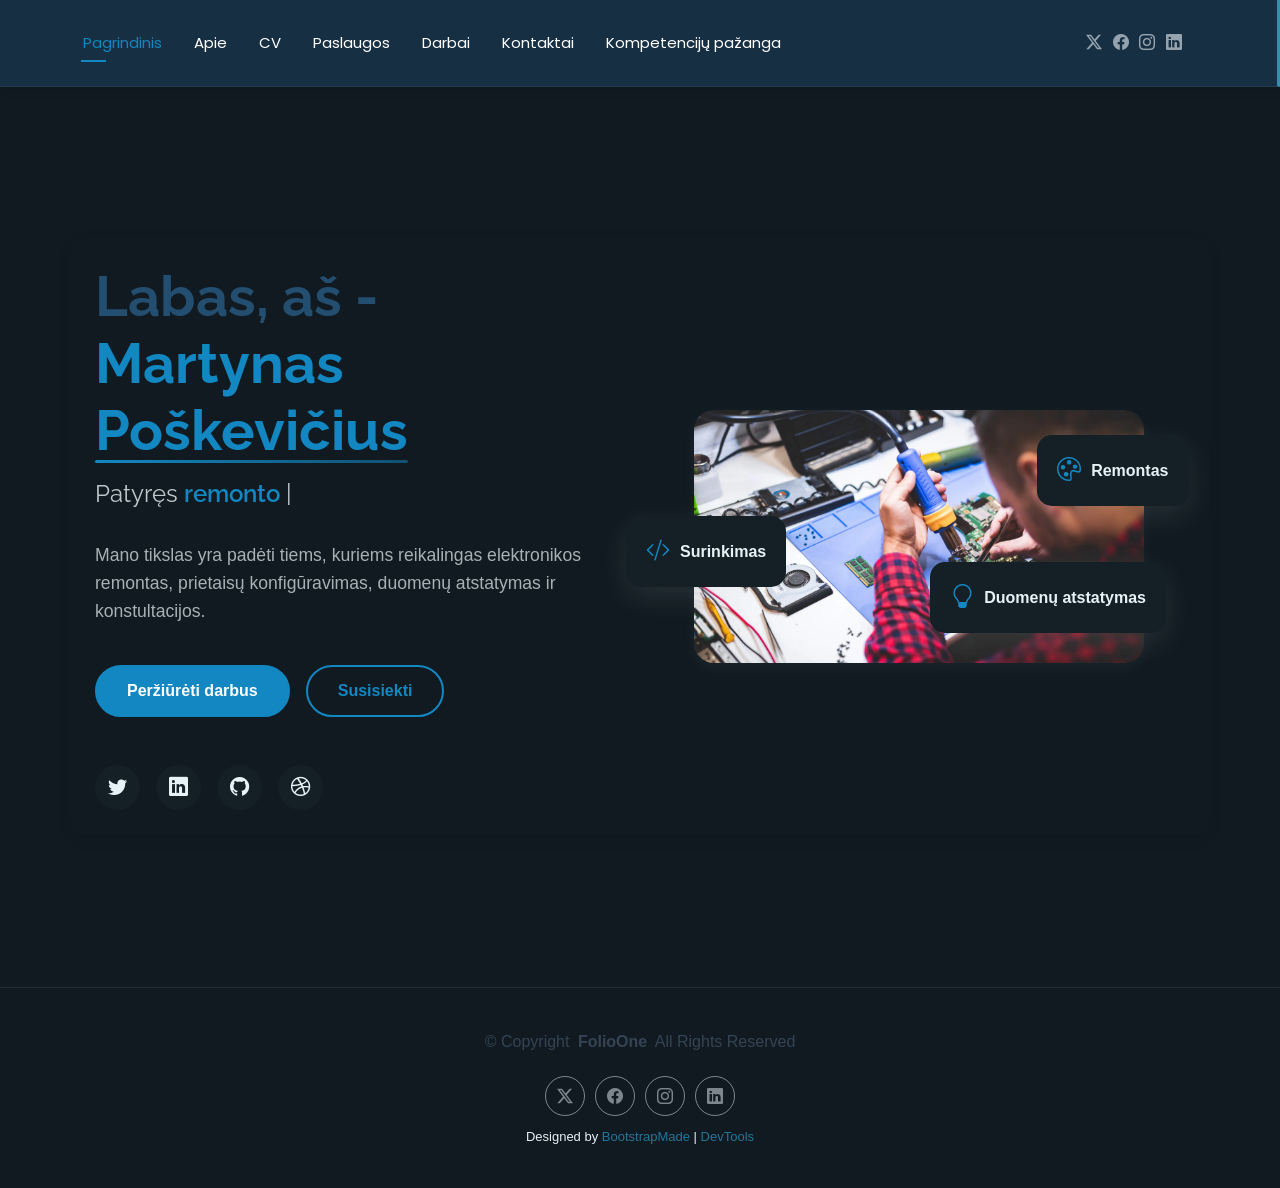
<file: index.html>
<!DOCTYPE html>
<html lang="lt">

<head>
  <meta charset="utf-8">
  <meta content="width=device-width, initial-scale=1.0" name="viewport">
  <title>Mano CV</title>
  <meta name="description" content="Martyno Poškevičiaus CV puslapis">
  <meta name="keywords" content="CV, gyvenimo aprašymas, IT, remontas, konsultacijos, kompiuterių surinkimas">

  <!-- Favicons -->
  <link href="assets/img/favicon.png" rel="icon">
  <link href="assets/img/apple-touch-icon.png" rel="apple-touch-icon">

  <!-- Fonts -->
  <link href="https://fonts.googleapis.com" rel="preconnect">
  <link href="https://fonts.gstatic.com" rel="preconnect" crossorigin>
  <link href="https://fonts.googleapis.com/css2?family=Roboto:ital,wght@0,100;0,300;0,400;0,500;0,700;0,900;1,100;1,300;1,400;1,500;1,700;1,900&family=Poppins:ital,wght@0,100;0,200;0,300;0,400;0,500;0,600;0,700;0,800;0,900;1,100;1,200;1,300;1,400;1,500;1,600;1,700;1,800;1,900&family=Raleway:ital,wght@0,100;0,200;0,300;0,400;0,500;0,600;0,700;0,800;0,900;1,100;1,200;1,300;1,400;1,500;1,600;1,700;1,800;1,900&display=swap" rel="stylesheet">

  <!-- Vendor CSS Files -->
  <link href="assets/vendor/bootstrap/css/bootstrap.min.css" rel="stylesheet">
  <link href="assets/vendor/bootstrap-icons/bootstrap-icons.css" rel="stylesheet">
  <link href="assets/vendor/aos/aos.css" rel="stylesheet">
  <link href="assets/vendor/swiper/swiper-bundle.min.css" rel="stylesheet">
  <link href="assets/vendor/glightbox/css/glightbox.min.css" rel="stylesheet">

  <!-- Main CSS File -->
  <link href="assets/css/main.css" rel="stylesheet">
  <link href="assets/css/custom.css" rel="stylesheet">

  <!-- =======================================================
  * Template Name: FolioOne
  * Template URL: https://bootstrapmade.com/folioone-bootstrap-portfolio-website-template/
  * Updated: Aug 23 2025 with Bootstrap v5.3.7
  * Author: BootstrapMade.com
  * License: https://bootstrapmade.com/license/
  ======================================================== -->
</head>

<body class="index-page">

  <header id="header" class="header d-flex align-items-center light-background sticky-top">
    <div class="container position-relative d-flex align-items-center justify-content-between">

      <!-- <a href="index.html" class="logo d-flex align-items-center me-auto me-xl-0">
      <img src="assets/img/logo.webp" alt="">
      <h1 class="sitename">FolioOne</h1> 
    </a> -->

      <nav id="navmenu" class="navmenu">
        <ul>
          <li><a href="index.html" class="active">Pagrindinis</a></li>
          <li><a href="about.html">Apie</a></li>
          <li><a href="resume.html">CV</a></li>
          <li><a href="services.html">Paslaugos</a></li>
          <li><a href="portfolio.html">Darbai</a></li>
          <li><a href="contact.html">Kontaktai</a></li>
          <li><a href="skills.html">Kompetencijų pažanga</a></li>
        </ul>
        <i class="mobile-nav-toggle d-xl-none bi bi-list"></i>
      </nav>

      <div class="header-social-links">
        <a href="#" class="twitter"><i class="bi bi-twitter-x"></i></a>
        <a href="#" class="facebook"><i class="bi bi-facebook"></i></a>
        <a href="#" class="instagram"><i class="bi bi-instagram"></i></a>
        <a href="#" class="linkedin"><i class="bi bi-linkedin"></i></a>
      </div>

    </div>
  </header>

  <main class="main">

    <!-- Hero Section -->
    <section id="hero" class="hero section">

      <div class="container" data-aos="fade-up" data-aos-delay="100">

        <div class="row gy-4 align-items-center">
          <div class="col-lg-6 order-2 order-lg-1">
            <div class="hero-content">
              <h1 data-aos="fade-up" data-aos-delay="200">Labas, aš - <span class="highlight">Martynas Poškevičius</span></h1>
              <h2 data-aos="fade-up" data-aos-delay="300">Patyręs <span class="typed" data-typed-items="remonto meistras, duomenų atstatymo specialistas, kompiuterių inžinierius, konsultantas"></span></h2>
              <p data-aos="fade-up" data-aos-delay="400">Mano tikslas yra padėti tiems, kuriems reikalingas elektronikos remontas, prietaisų konfigūravimas, duomenų atstatymas ir konstultacijos.</p>
              <div class="hero-actions" data-aos="fade-up" data-aos-delay="500">
                <a href="portfolio.html" class="btn btn-primary">Peržiūrėti darbus</a>
                <a href="contact.html" class="btn btn-outline">Susisiekti</a>
              </div>
              <div class="social-links" data-aos="fade-up" data-aos-delay="600">
                <a href="#"><i class="bi bi-twitter"></i></a>
                <a href="#"><i class="bi bi-linkedin"></i></a>
                <a href="#"><i class="bi bi-github"></i></a>
                <a href="#"><i class="bi bi-dribbble"></i></a>
              </div>
            </div>
          </div>
          <div class="col-lg-6 order-1 order-lg-2">
            <div class="hero-image" data-aos="zoom-in" data-aos-delay="300">
              <div class="image-wrapper">
                <img src="assets/img/profile/repair.webp" alt="Sarah Mitchell" class="img-fluid">
                <div class="floating-elements">
                  <div class="floating-card design" data-aos="fade-left" data-aos-delay="700">
                    <i class="bi bi-palette"></i>
                    <span>Remontas</span>
                  </div>
                  <div class="floating-card code" data-aos="fade-right" data-aos-delay="800">
                    <i class="bi bi-code-slash"></i>
                    <span>Surinkimas</span>
                  </div>
                  <div class="floating-card creativity" data-aos="fade-up" data-aos-delay="900">
                    <i class="bi bi-lightbulb"></i>
                    <span>Duomenų atstatymas</span>
                  </div>
                </div>
              </div>
            </div>
          </div>
        </div>

      </div>

    </section><!-- /Hero Section -->

  </main>

  <footer id="footer" class="footer">

    <div class="container">
      <div class="copyright text-center ">
        <p>© <span>Copyright</span> <strong class="px-1 sitename">FolioOne</strong> <span>All Rights Reserved<br></span></p>
      </div>
      <div class="social-links d-flex justify-content-center">
        <a href=""><i class="bi bi-twitter-x"></i></a>
        <a href=""><i class="bi bi-facebook"></i></a>
        <a href=""><i class="bi bi-instagram"></i></a>
        <a href=""><i class="bi bi-linkedin"></i></a>
      </div>
      <div class="credits">
        <!-- All the links in the footer should remain intact. -->
        <!-- You can delete the links only if you've purchased the pro version. -->
        <!-- Licensing information: https://bootstrapmade.com/license/ -->
        <!-- Purchase the pro version with working PHP/AJAX contact form: [buy-url] -->
        Designed by <a href="https://bootstrapmade.com/">BootstrapMade</a> | <a href="https://bootstrapmade.com/tools/">DevTools</a>
      </div>
    </div>

  </footer>

  <!-- Scroll Top -->
  <a href="#" id="scroll-top" class="scroll-top d-flex align-items-center justify-content-center"><i class="bi bi-arrow-up-short"></i></a>

  <!-- Preloader -->
  <div id="preloader"></div>

  <!-- Vendor JS Files -->
  <script src="assets/vendor/bootstrap/js/bootstrap.bundle.min.js"></script>
  <script src="assets/vendor/php-email-form/validate.js"></script>
  <script src="assets/vendor/aos/aos.js"></script>
  <script src="assets/vendor/typed.js/typed.umd.js"></script>
  <script src="assets/vendor/waypoints/noframework.waypoints.js"></script>
  <script src="assets/vendor/purecounter/purecounter_vanilla.js"></script>
  <script src="assets/vendor/swiper/swiper-bundle.min.js"></script>
  <script src="assets/vendor/imagesloaded/imagesloaded.pkgd.min.js"></script>
  <script src="assets/vendor/isotope-layout/isotope.pkgd.min.js"></script>
  <script src="assets/vendor/glightbox/js/glightbox.min.js"></script>

  <!-- Main JS File -->
  <script src="assets/js/main.js"></script>

</body>

</html>
</file>
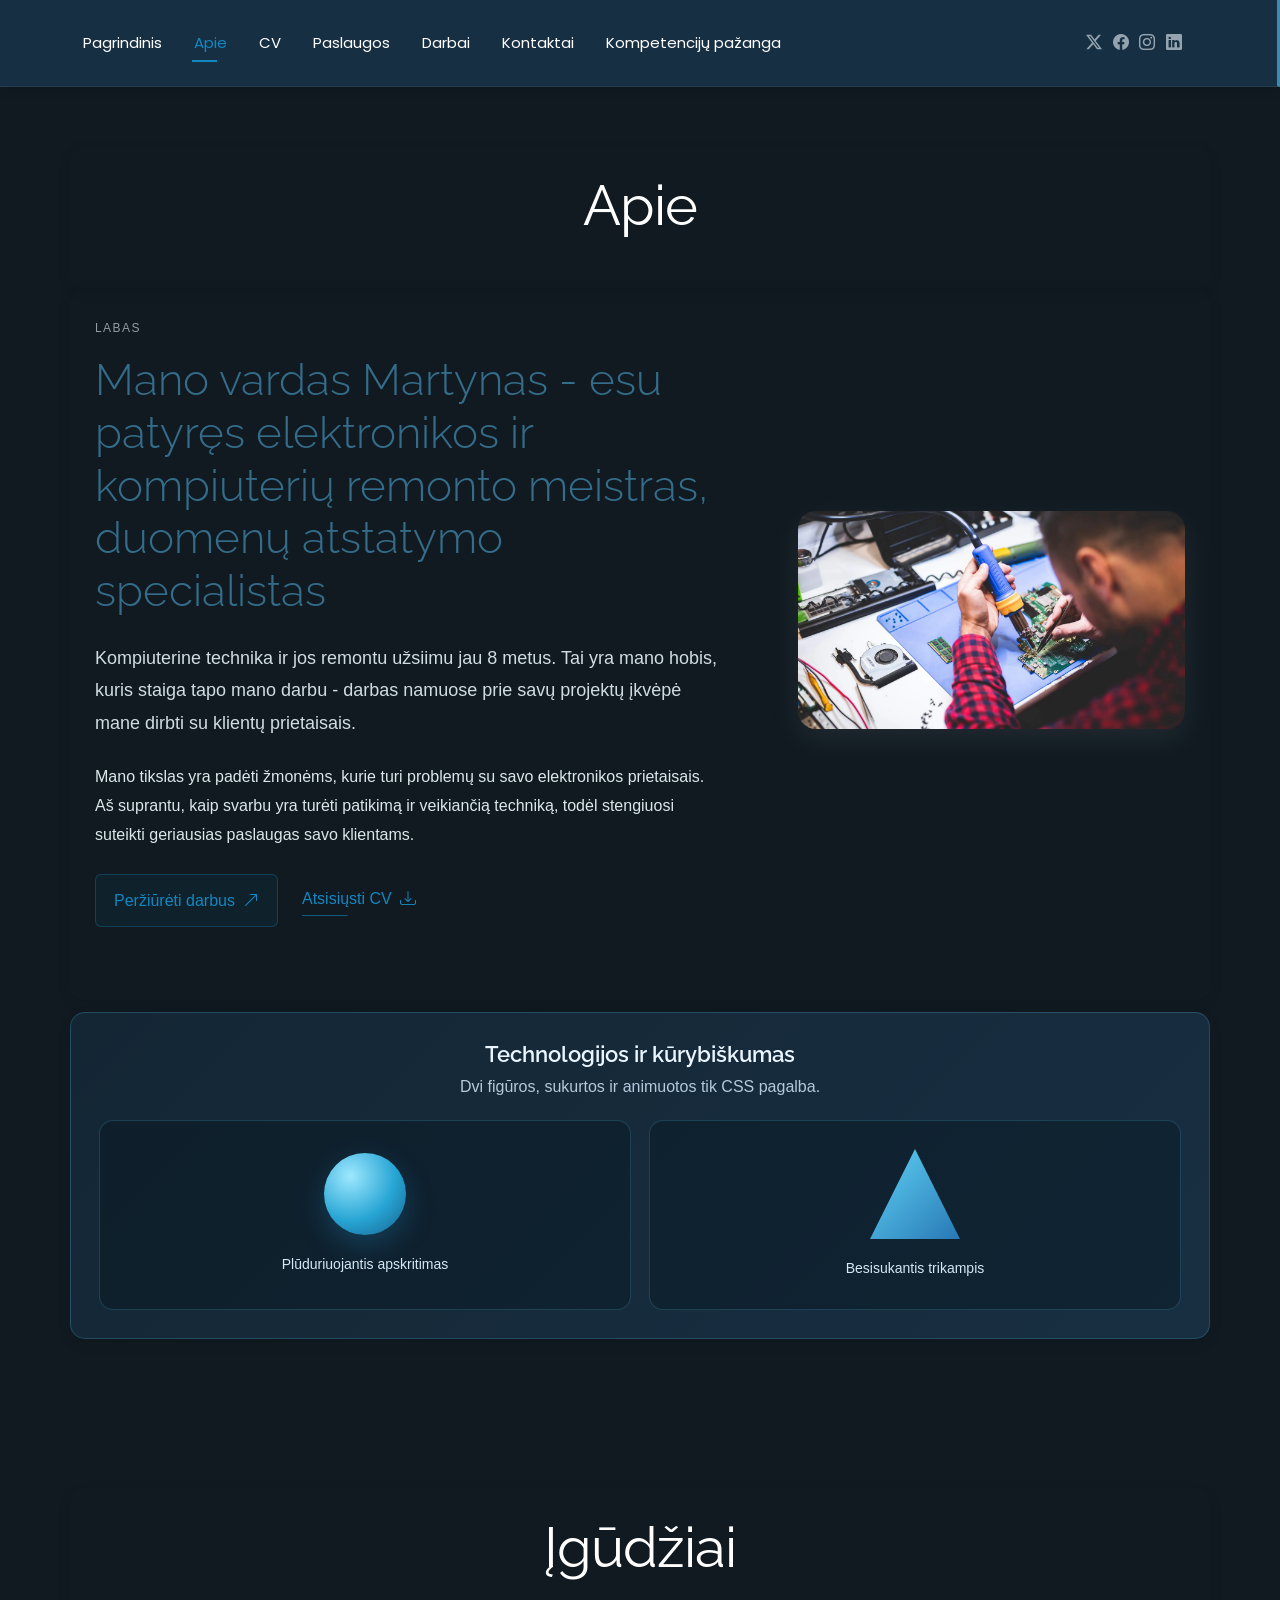
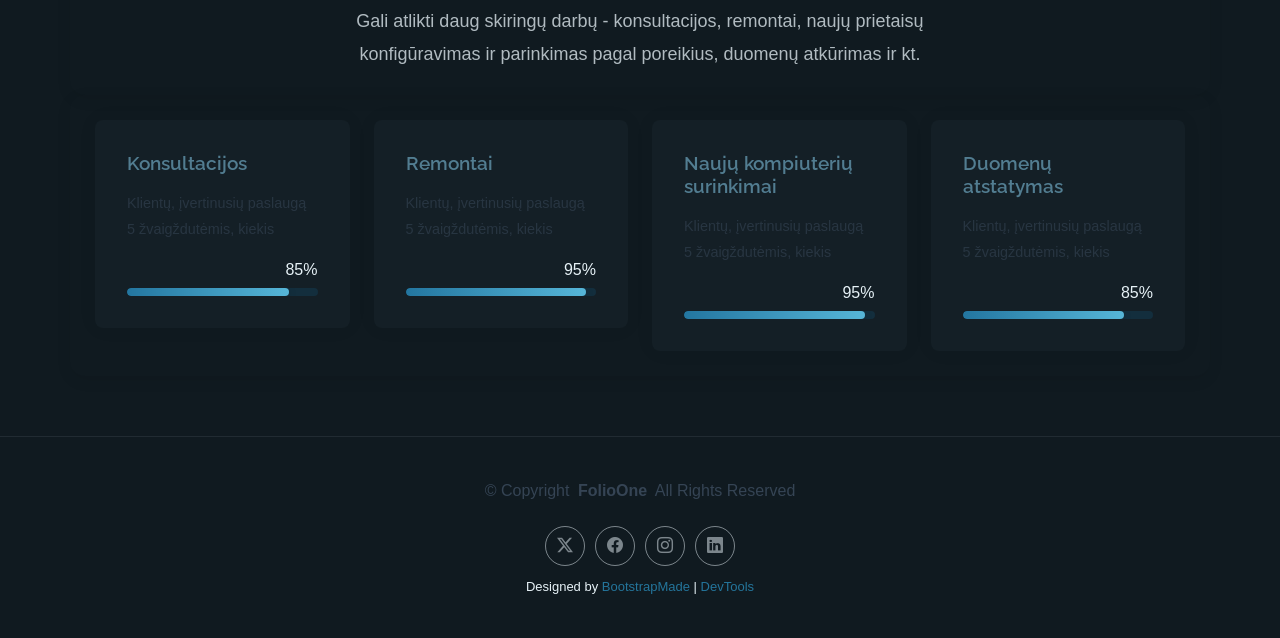
<file: about.html>
<!DOCTYPE html>
<html lang="en">

<head>
  <meta charset="utf-8">
  <meta content="width=device-width, initial-scale=1.0" name="viewport">
  <title>Apie - FolioOne Bootstrap Template</title>
  <meta name="description" content="Apie Martyną Poškevičių">
  <meta name="keywords" content="Apie, Martynas Poškevičius, elektronikos remontas, kompiuterių surinkimas, duomenų atstatymas, konsultacijos">
  <meta name="author" content="Martynas Poškevičius">

  <!-- Favicons -->
  <link href="assets/img/favicon.png" rel="icon">
  <link href="assets/img/apple-touch-icon.png" rel="apple-touch-icon">

  <!-- Fonts -->
  <link href="https://fonts.googleapis.com" rel="preconnect">
  <link href="https://fonts.gstatic.com" rel="preconnect" crossorigin>
  <link href="https://fonts.googleapis.com/css2?family=Roboto:ital,wght@0,100;0,300;0,400;0,500;0,700;0,900;1,100;1,300;1,400;1,500;1,700;1,900&family=Poppins:ital,wght@0,100;0,200;0,300;0,400;0,500;0,600;0,700;0,800;0,900;1,100;1,200;1,300;1,400;1,500;1,600;1,700;1,800;1,900&family=Raleway:ital,wght@0,100;0,200;0,300;0,400;0,500;0,600;0,700;0,800;0,900;1,100;1,200;1,300;1,400;1,500;1,600;1,700;1,800;1,900&display=swap" rel="stylesheet">

  <!-- Vendor CSS Files -->
  <link href="assets/vendor/bootstrap/css/bootstrap.min.css" rel="stylesheet">
  <link href="assets/vendor/bootstrap-icons/bootstrap-icons.css" rel="stylesheet">
  <link href="assets/vendor/aos/aos.css" rel="stylesheet">
  <link href="assets/vendor/swiper/swiper-bundle.min.css" rel="stylesheet">
  <link href="assets/vendor/glightbox/css/glightbox.min.css" rel="stylesheet">

  <!-- Main CSS File -->
  <link href="assets/css/main.css" rel="stylesheet">
  <link href="assets/css/custom.css" rel="stylesheet">

  <!-- =======================================================
  * Template Name: FolioOne
  * Template URL: https://bootstrapmade.com/folioone-bootstrap-portfolio-website-template/
  * Updated: Aug 23 2025 with Bootstrap v5.3.7
  * Author: BootstrapMade.com
  * License: https://bootstrapmade.com/license/
  ======================================================== -->
</head>

<body class="about-page">

  <header id="header" class="header d-flex align-items-center light-background sticky-top">
    <div class="container position-relative d-flex align-items-center justify-content-between">

      <!-- <a href="index.html" class="logo d-flex align-items-center me-auto me-xl-0">
      <img src="assets/img/logo.webp" alt="">
      <h1 class="sitename">FolioOne</h1> 
    </a> -->

      <nav id="navmenu" class="navmenu">
        <ul>
          <li><a href="index.html">Pagrindinis</a></li>
          <li><a href="about.html" class="active">Apie</a></li>
          <li><a href="resume.html">CV</a></li>
          <li><a href="services.html">Paslaugos</a></li>
          <li><a href="portfolio.html">Darbai</a></li>
          <li><a href="contact.html">Kontaktai</a></li>
          <li><a href="skills.html">Kompetencijų pažanga</a></li>
        </ul>
        <i class="mobile-nav-toggle d-xl-none bi bi-list"></i>
      </nav>

      <div class="header-social-links">
        <a href="#" class="twitter"><i class="bi bi-twitter-x"></i></a>
        <a href="#" class="facebook"><i class="bi bi-facebook"></i></a>
        <a href="#" class="instagram"><i class="bi bi-instagram"></i></a>
        <a href="#" class="linkedin"><i class="bi bi-linkedin"></i></a>
      </div>

    </div>
  </header>

  <main class="main">

    <!-- About Section -->
    <section id="about" class="about section">

      <!-- Section Title -->
      <div class="container section-title" data-aos="fade-up">
        <h2>Apie</h2>
      </div><!-- End Section Title -->

      <div class="container" data-aos="fade-up" data-aos-delay="100">

        <!-- Intro + Photo -->
        <div class="row align-items-center justify-content-between gy-5 mb-5">
          <div class="col-lg-7" data-aos="fade-right" data-aos-delay="150">
            <div class="intro-content">
              <span class="eyebrow">Labas</span>
              <h2 class="headline">Mano vardas Martynas - esu patyręs elektronikos ir kompiuterių remonto meistras, duomenų atstatymo specialistas</h2>
              <p class="lead">
                Kompiuterine technika ir jos remontu užsiimu jau 8 metus. Tai yra mano hobis, kuris staiga tapo mano darbu - darbas namuose prie savų projektų įkvėpė mane dirbti su klientų prietaisais.
              </p>
              <p>
                Mano tikslas yra padėti žmonėms, kurie turi problemų su savo elektronikos prietaisais. Aš suprantu, kaip svarbu yra turėti patikimą ir veikiančią techniką, todėl stengiuosi suteikti geriausias paslaugas savo klientams.
              </p>

              <div class="cta-group">
                <a href="#portfolio" class="btn-ghost">
                  Peržiūrėti darbus <i class="bi bi-arrow-up-right"></i>
                </a>
                <a href="#" class="link-underline">
                  Atsisiųsti CV <i class="bi bi-download"></i>
                </a>
              </div>
            </div>
          </div>

          <div class="col-lg-5" data-aos="zoom-in" data-aos-delay="250">
            <figure class="profile-figure text-center text-lg-end">
              <img src="assets/img/profile/repair.webp" alt="Portrait of Alex" class="img-fluid profile-photo">
            </figure>
          </div>
        </div>
        <!-- End Intro + Photo -->
      </div>

      <!-- Papildoma laboratorinio darbo užduotis: CSS animuojamos figūros -->
      <div class="container about-animation-demo" aria-label="Dekoratyvinės animuotos CSS figūros">
        <div class="about-animation-heading">
          <h3>Technologijos ir kūrybiškumas</h3>
          <p>Dvi figūros, sukurtos ir animuotos tik CSS pagalba.</p>
        </div>
        <div class="about-animation-shapes" aria-hidden="true">
          <div class="about-figure-tile">
            <span class="about-css-circle"></span>
            <span class="about-figure-caption">Plūduriuojantis apskritimas</span>
          </div>
          <div class="about-figure-tile">
            <span class="about-css-triangle"></span>
            <span class="about-figure-caption">Besisukantis trikampis</span>
          </div>
        </div>
      </div>
      <!-- /CSS animuojamos figūros -->

    </section><!-- /About Section -->

    <!-- Skills Section -->
    <section id="skills" class="skills section">

      <!-- Section Title -->
      <div class="container section-title" data-aos="fade-up">
        <h2>Įgūdžiai</h2>
        <p>Gali atlikti daug skiringų darbų - konsultacijos, remontai, naujų prietaisų konfigūravimas ir parinkimas pagal poreikius, duomenų atkūrimas ir kt. </p>
      </div><!-- End Section Title -->

      <div class="container" data-aos="fade-up" data-aos-delay="100">

        <div class="row g-4 skills-animation">

          <div class="col-md-6 col-lg-3" data-aos="fade-up" data-aos-delay="100">
            <div class="skill-box">
              <h3>Konsultacijos</h3>
              <p>Klientų, įvertinusių paslaugą 5 žvaigždutėmis, kiekis</p>
              <span class="text-end d-block">85%</span>
              <div class="progress">
                <div class="progress-bar" role="progressbar" aria-valuenow="85" aria-valuemin="0" aria-valuemax="100"></div>
              </div>
            </div>
          </div>

          <div class="col-md-6 col-lg-3" data-aos="fade-up" data-aos-delay="200">
            <div class="skill-box">
              <h3>Remontai</h3>
              <p>Klientų, įvertinusių paslaugą 5 žvaigždutėmis, kiekis</p>
              <span class="text-end d-block">95%</span>
              <div class="progress">
                <div class="progress-bar" role="progressbar" aria-valuenow="95" aria-valuemin="0" aria-valuemax="100"></div>
              </div>
            </div>
          </div>

          <div class="col-md-6 col-lg-3" data-aos="fade-up" data-aos-delay="300">
            <div class="skill-box">
              <h3>Naujų kompiuterių surinkimai</h3>
              <p>Klientų, įvertinusių paslaugą 5 žvaigždutėmis, kiekis</p>
              <span class="text-end d-block">95%</span>
              <div class="progress">
                <div class="progress-bar" role="progressbar" aria-valuenow="95" aria-valuemin="0" aria-valuemax="100"></div>
              </div>
            </div>
          </div>

          <div class="col-md-6 col-lg-3" data-aos="fade-up" data-aos-delay="400">
            <div class="skill-box">
              <h3>Duomenų atstatymas</h3>
              <p>Klientų, įvertinusių paslaugą 5 žvaigždutėmis, kiekis</p>
              <span class="text-end d-block">85%</span>
              <div class="progress">
                <div class="progress-bar" role="progressbar" aria-valuenow="85" aria-valuemin="0" aria-valuemax="100">
                </div>
              </div>
            </div>
          </div>

        </div>

      </div>

    </section><!-- /Skills Section -->
  </main>

  <footer id="footer" class="footer">

    <div class="container">
      <div class="copyright text-center ">
        <p>© <span>Copyright</span> <strong class="px-1 sitename">FolioOne</strong> <span>All Rights Reserved<br></span></p>
      </div>
      <div class="social-links d-flex justify-content-center">
        <a href=""><i class="bi bi-twitter-x"></i></a>
        <a href=""><i class="bi bi-facebook"></i></a>
        <a href=""><i class="bi bi-instagram"></i></a>
        <a href=""><i class="bi bi-linkedin"></i></a>
      </div>
      <div class="credits">
        <!-- All the links in the footer should remain intact. -->
        <!-- You can delete the links only if you've purchased the pro version. -->
        <!-- Licensing information: https://bootstrapmade.com/license/ -->
        <!-- Purchase the pro version with working PHP/AJAX contact form: [buy-url] -->
        Designed by <a href="https://bootstrapmade.com/">BootstrapMade</a> | <a href="https://bootstrapmade.com/tools/">DevTools</a>
      </div>
    </div>

  </footer>

  <!-- Scroll Top -->
  <a href="#" id="scroll-top" class="scroll-top d-flex align-items-center justify-content-center"><i class="bi bi-arrow-up-short"></i></a>

  <!-- Preloader -->
  <div id="preloader"></div>

  <!-- Vendor JS Files -->
  <script src="assets/vendor/bootstrap/js/bootstrap.bundle.min.js"></script>
  <script src="assets/vendor/php-email-form/validate.js"></script>
  <script src="assets/vendor/aos/aos.js"></script>
  <script src="assets/vendor/typed.js/typed.umd.js"></script>
  <script src="assets/vendor/waypoints/noframework.waypoints.js"></script>
  <script src="assets/vendor/purecounter/purecounter_vanilla.js"></script>
  <script src="assets/vendor/swiper/swiper-bundle.min.js"></script>
  <script src="assets/vendor/imagesloaded/imagesloaded.pkgd.min.js"></script>
  <script src="assets/vendor/isotope-layout/isotope.pkgd.min.js"></script>
  <script src="assets/vendor/glightbox/js/glightbox.min.js"></script>

  <!-- Main JS File -->
  <script src="assets/js/main.js"></script>

</body>

</html>
</file>
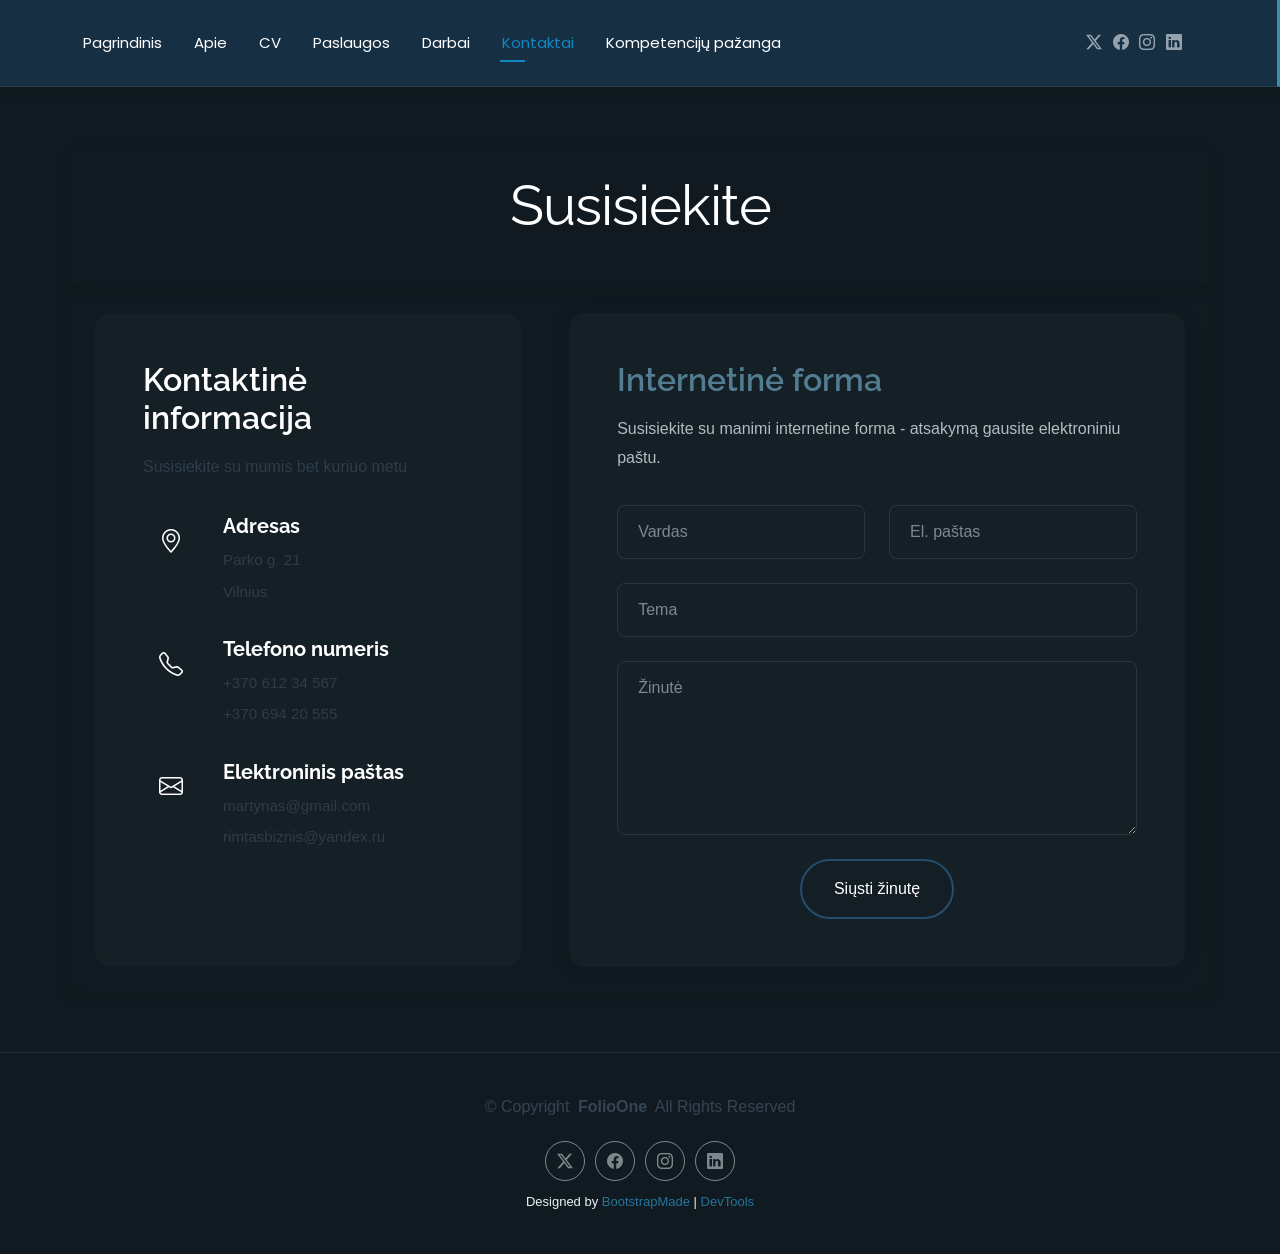
<file: contact.html>
<!DOCTYPE html>
<html lang="en">

<head>
  <meta charset="utf-8">
  <meta content="width=device-width, initial-scale=1.0" name="viewport">
  <title>Contact - FolioOne Bootstrap Template</title>
  <meta name="description" content="">
  <meta name="keywords" content="">

  <!-- Favicons -->
  <link href="assets/img/favicon.png" rel="icon">
  <link href="assets/img/apple-touch-icon.png" rel="apple-touch-icon">

  <!-- Fonts -->
  <link href="https://fonts.googleapis.com" rel="preconnect">
  <link href="https://fonts.gstatic.com" rel="preconnect" crossorigin>
  <link href="https://fonts.googleapis.com/css2?family=Roboto:ital,wght@0,100;0,300;0,400;0,500;0,700;0,900;1,100;1,300;1,400;1,500;1,700;1,900&family=Poppins:ital,wght@0,100;0,200;0,300;0,400;0,500;0,600;0,700;0,800;0,900;1,100;1,200;1,300;1,400;1,500;1,600;1,700;1,800;1,900&family=Raleway:ital,wght@0,100;0,200;0,300;0,400;0,500;0,600;0,700;0,800;0,900;1,100;1,200;1,300;1,400;1,500;1,600;1,700;1,800;1,900&display=swap" rel="stylesheet">

  <!-- Vendor CSS Files -->
  <link href="assets/vendor/bootstrap/css/bootstrap.min.css" rel="stylesheet">
  <link href="assets/vendor/bootstrap-icons/bootstrap-icons.css" rel="stylesheet">
  <link href="assets/vendor/aos/aos.css" rel="stylesheet">
  <link href="assets/vendor/swiper/swiper-bundle.min.css" rel="stylesheet">
  <link href="assets/vendor/glightbox/css/glightbox.min.css" rel="stylesheet">

  <!-- Main CSS File -->
  <link href="assets/css/main.css" rel="stylesheet">
  <link href="assets/css/custom.css" rel="stylesheet">

  <!-- =======================================================
  * Template Name: FolioOne
  * Template URL: https://bootstrapmade.com/folioone-bootstrap-portfolio-website-template/
  * Updated: Aug 23 2025 with Bootstrap v5.3.7
  * Author: BootstrapMade.com
  * License: https://bootstrapmade.com/license/
  ======================================================== -->
</head>

<body class="contact-page">

  <header id="header" class="header d-flex align-items-center light-background sticky-top">
    <div class="container position-relative d-flex align-items-center justify-content-between">

      <!-- <a href="index.html" class="logo d-flex align-items-center me-auto me-xl-0">
      <img src="assets/img/logo.webp" alt="">
      <h1 class="sitename">FolioOne</h1> 
    </a> -->

      <nav id="navmenu" class="navmenu">
        <ul>
          <li><a href="index.html">Pagrindinis</a></li>
          <li><a href="about.html">Apie</a></li>
          <li><a href="resume.html">CV</a></li>
          <li><a href="services.html">Paslaugos</a></li>
          <li><a href="portfolio.html">Darbai</a></li>
          <li><a href="contact.html" class="active">Kontaktai</a></li>
          <li><a href="skills.html">Kompetencijų pažanga</a></li>
        </ul>
        <i class="mobile-nav-toggle d-xl-none bi bi-list"></i>
      </nav>

      <div class="header-social-links">
        <a href="#" class="twitter"><i class="bi bi-twitter-x"></i></a>
        <a href="#" class="facebook"><i class="bi bi-facebook"></i></a>
        <a href="#" class="instagram"><i class="bi bi-instagram"></i></a>
        <a href="#" class="linkedin"><i class="bi bi-linkedin"></i></a>
      </div>

    </div>
  </header>

  <main class="main">

    <!-- Contact Section -->
    <section id="contact" class="contact section">

      <!-- Section Title -->
      <div class="container section-title" data-aos="fade-up">
        <h2>Susisiekite</h2>
      </div><!-- End Section Title -->

      <div class="container" data-aos="fade-up" data-aos-delay="100">

        <div class="row g-4 g-lg-5">
          <div class="col-lg-5">
            <div class="info-box" data-aos="fade-up" data-aos-delay="200">
              <h3>Kontaktinė informacija</h3>
              <p>Susisiekite su mumis bet kuriuo metu</p>

              <div class="info-item" data-aos="fade-up" data-aos-delay="300">
                <div class="icon-box">
                  <i class="bi bi-geo-alt"></i>
                </div>
                <div class="content">
                  <h4>Adresas</h4>
                  <p>Parko g. 21</p>
                  <p>Vilnius</p>
                </div>
              </div>

              <div class="info-item" data-aos="fade-up" data-aos-delay="400">
                <div class="icon-box">
                  <i class="bi bi-telephone"></i>
                </div>
                <div class="content">
                  <h4>Telefono numeris</h4>
                  <p>+370 612 34 567</p>
                  <p>+370 694 20 555</p>
                </div>
              </div>

              <div class="info-item" data-aos="fade-up" data-aos-delay="500">
                <div class="icon-box">
                  <i class="bi bi-envelope"></i>
                </div>
                <div class="content">
                  <h4>Elektroninis paštas</h4>
                  <p>martynas@gmail.com</p>
                  <p>rimtasbiznis@yandex.ru</p>
                </div>
              </div>
            </div>
          </div>

          <div class="col-lg-7">
            <div class="contact-form" data-aos="fade-up" data-aos-delay="300">
              <h3>Internetinė forma</h3>
              <p>Susisiekite su manimi internetine forma - atsakymą gausite elektroniniu paštu.</p>

              <form action="forms/contact.php" method="post" class="php-email-form" data-aos="fade-up" data-aos-delay="200">
                <div class="row gy-4">

                  <div class="col-md-6">
                    <input type="text" name="name" class="form-control" placeholder="Vardas" required="">
                  </div>

                  <div class="col-md-6 ">
                    <input type="email" class="form-control" name="email" placeholder="El. paštas" required="">
                  </div>

                  <div class="col-12">
                    <input type="text" class="form-control" name="subject" placeholder="Tema" required="">
                  </div>

                  <div class="col-12">
                    <textarea class="form-control" name="message" rows="6" placeholder="Žinutė" required=""></textarea>
                  </div>

                  <div class="col-12 text-center">
                    <div class="loading">Kraunama</div>
                    <div class="error-message"></div>
                    <div class="sent-message">Žinutė išsiųsta - AČIŪ!</div>

                    <button type="submit" class="btn">Siųsti žinutę</button>
                  </div>

                </div>
              </form>

            </div>
          </div>

        </div>

      </div>

    </section><!-- /Contact Section -->

  </main>

  <footer id="footer" class="footer">

    <div class="container">
      <div class="copyright text-center ">
        <p>© <span>Copyright</span> <strong class="px-1 sitename">FolioOne</strong> <span>All Rights Reserved<br></span></p>
      </div>
      <div class="social-links d-flex justify-content-center">
        <a href=""><i class="bi bi-twitter-x"></i></a>
        <a href=""><i class="bi bi-facebook"></i></a>
        <a href=""><i class="bi bi-instagram"></i></a>
        <a href=""><i class="bi bi-linkedin"></i></a>
      </div>
      <div class="credits">
        <!-- All the links in the footer should remain intact. -->
        <!-- You can delete the links only if you've purchased the pro version. -->
        <!-- Licensing information: https://bootstrapmade.com/license/ -->
        <!-- Purchase the pro version with working PHP/AJAX contact form: [buy-url] -->
        Designed by <a href="https://bootstrapmade.com/">BootstrapMade</a> | <a href="https://bootstrapmade.com/tools/">DevTools</a>
      </div>
    </div>

  </footer>

  <!-- Scroll Top -->
  <a href="#" id="scroll-top" class="scroll-top d-flex align-items-center justify-content-center"><i class="bi bi-arrow-up-short"></i></a>

  <!-- Preloader -->
  <div id="preloader"></div>

  <!-- Vendor JS Files -->
  <script src="assets/vendor/bootstrap/js/bootstrap.bundle.min.js"></script>
  <script src="assets/vendor/php-email-form/validate.js"></script>
  <script src="assets/vendor/aos/aos.js"></script>
  <script src="assets/vendor/typed.js/typed.umd.js"></script>
  <script src="assets/vendor/waypoints/noframework.waypoints.js"></script>
  <script src="assets/vendor/purecounter/purecounter_vanilla.js"></script>
  <script src="assets/vendor/swiper/swiper-bundle.min.js"></script>
  <script src="assets/vendor/imagesloaded/imagesloaded.pkgd.min.js"></script>
  <script src="assets/vendor/isotope-layout/isotope.pkgd.min.js"></script>
  <script src="assets/vendor/glightbox/js/glightbox.min.js"></script>

  <!-- Main JS File -->
  <script src="assets/js/main.js"></script>

</body>

</html>
</file>
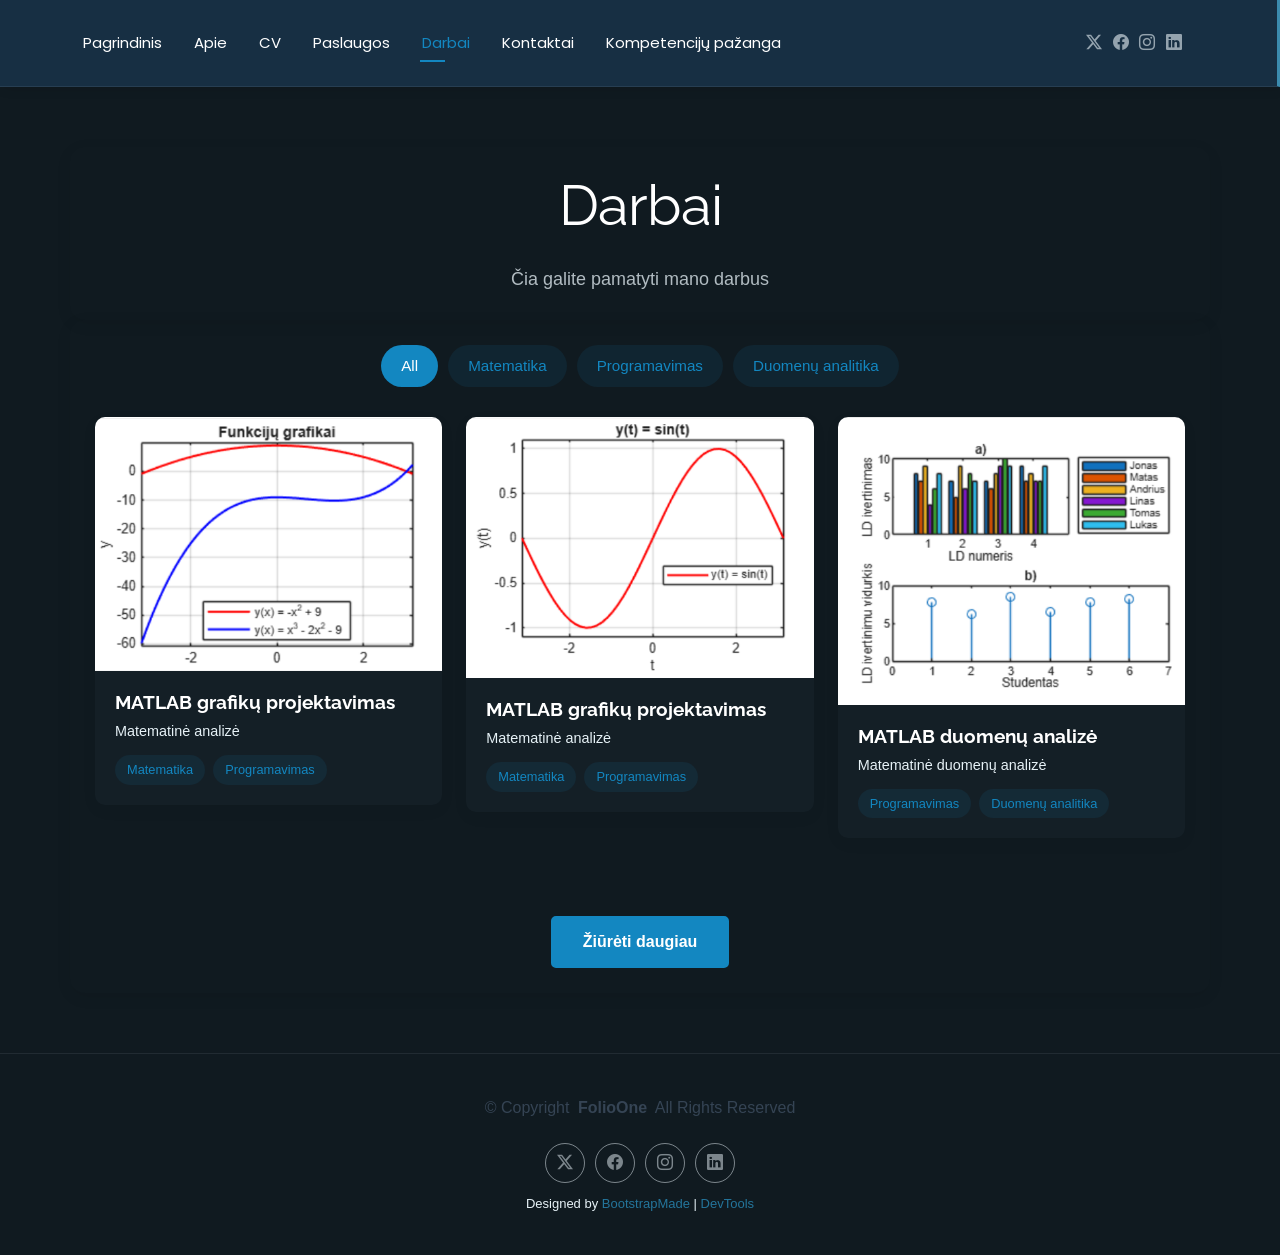
<file: portfolio.html>
<!DOCTYPE html>
<html lang="en">

<head>
  <meta charset="utf-8">
  <meta content="width=device-width, initial-scale=1.0" name="viewport">
  <title>Portfolio - FolioOne Bootstrap Template</title>
  <meta name="description" content="">
  <meta name="keywords" content="">

  <!-- Favicons -->
  <link href="assets/img/favicon.png" rel="icon">
  <link href="assets/img/apple-touch-icon.png" rel="apple-touch-icon">

  <!-- Fonts -->
  <link href="https://fonts.googleapis.com" rel="preconnect">
  <link href="https://fonts.gstatic.com" rel="preconnect" crossorigin>
  <link href="https://fonts.googleapis.com/css2?family=Roboto:ital,wght@0,100;0,300;0,400;0,500;0,700;0,900;1,100;1,300;1,400;1,500;1,700;1,900&family=Poppins:ital,wght@0,100;0,200;0,300;0,400;0,500;0,600;0,700;0,800;0,900;1,100;1,200;1,300;1,400;1,500;1,600;1,700;1,800;1,900&family=Raleway:ital,wght@0,100;0,200;0,300;0,400;0,500;0,600;0,700;0,800;0,900;1,100;1,200;1,300;1,400;1,500;1,600;1,700;1,800;1,900&display=swap" rel="stylesheet">

  <!-- Vendor CSS Files -->
  <link href="assets/vendor/bootstrap/css/bootstrap.min.css" rel="stylesheet">
  <link href="assets/vendor/bootstrap-icons/bootstrap-icons.css" rel="stylesheet">
  <link href="assets/vendor/aos/aos.css" rel="stylesheet">
  <link href="assets/vendor/swiper/swiper-bundle.min.css" rel="stylesheet">
  <link href="assets/vendor/glightbox/css/glightbox.min.css" rel="stylesheet">

  <!-- Main CSS File -->
  <link href="assets/css/main.css" rel="stylesheet">
  <link href="assets/css/custom.css" rel="stylesheet">

  <!-- =======================================================
  * Template Name: FolioOne
  * Template URL: https://bootstrapmade.com/folioone-bootstrap-portfolio-website-template/
  * Updated: Aug 23 2025 with Bootstrap v5.3.7
  * Author: BootstrapMade.com
  * License: https://bootstrapmade.com/license/
  ======================================================== -->
</head>

<body class="portfolio-page">

  <header id="header" class="header d-flex align-items-center light-background sticky-top">
    <div class="container position-relative d-flex align-items-center justify-content-between">

      <!-- <a href="index.html" class="logo d-flex align-items-center me-auto me-xl-0">
      <img src="assets/img/logo.webp" alt="">
      <h1 class="sitename">FolioOne</h1> 
    </a> -->

      <nav id="navmenu" class="navmenu">
        <ul>
          <li><a href="index.html">Pagrindinis</a></li>
          <li><a href="about.html">Apie</a></li>
          <li><a href="resume.html">CV</a></li>
          <li><a href="services.html">Paslaugos</a></li>
          <li><a href="portfolio.html" class="active">Darbai</a></li>
          <li><a href="contact.html">Kontaktai</a></li>
          <li><a href="skills.html">Kompetencijų pažanga</a></li>
        </ul>
        <i class="mobile-nav-toggle d-xl-none bi bi-list"></i>
      </nav>

      <div class="header-social-links">
        <a href="#" class="twitter"><i class="bi bi-twitter-x"></i></a>
        <a href="#" class="facebook"><i class="bi bi-facebook"></i></a>
        <a href="#" class="instagram"><i class="bi bi-instagram"></i></a>
        <a href="#" class="linkedin"><i class="bi bi-linkedin"></i></a>
      </div>

    </div>
  </header>

  <main class="main">

    <!-- Portfolio Section -->
    <section id="portfolio" class="portfolio section">

      <!-- Section Title -->
      <div class="container section-title" data-aos="fade-up">
        <h2>Darbai</h2>
        <p>Čia galite pamatyti mano darbus</p>
      </div><!-- End Section Title -->

      <div class="container" data-aos="fade-up" data-aos-delay="100">

        <div class="isotope-layout" data-default-filter="*" data-layout="masonry" data-sort="original-order">
          <ul class="portfolio-filters isotope-filters" data-aos="fade-up" data-aos-delay="200">
            <li data-filter="*" class="filter-active">All</li>
            <li data-filter=".filter-strategy">Matematika</li>
            <li data-filter=".filter-finance">Programavimas</li>
            <li data-filter=".filter-operations">Duomenų analitika</li>
          </ul><!-- End Portfolio Filters -->

          <div class="row gy-4 isotope-container" data-aos="fade-up" data-aos-delay="300">
            <div class="col-lg-4 col-md-6 portfolio-item isotope-item filter-strategy">
              <div class="portfolio-card">
                <div class="portfolio-img">
                  <img src="assets/img/portfolio/matlab1.png" alt="Portfolio Item" class="img-fluid">
                  <div class="portfolio-overlay">
                    <a href="assets/img/portfolio/matlab1.png" class="glightbox portfolio-lightbox"><i class="bi bi-plus"></i></a>
                    <a href="#" class="portfolio-details-link"><i class="bi bi-link"></i></a>
                  </div>
                </div>
                <div class="portfolio-info">
                  <h4>MATLAB grafikų projektavimas</h4>
                  <p>Matematinė analizė</p>
                  <div class="portfolio-tags">
                    <span>Matematika</span>
                    <span>Programavimas</span>
                  </div>
                </div>
              </div>
            </div>

            <div class="col-lg-4 col-md-6 portfolio-item isotope-item filter-finance">
              <div class="portfolio-card">
                <div class="portfolio-img">
                  <img src="assets/img/portfolio/matlab2.png" alt="Portfolio Item" class="img-fluid">
                  <div class="portfolio-overlay">
                    <a href="assets/img/portfolio/matlab2.png" class="glightbox portfolio-lightbox"><i class="bi bi-plus"></i></a>
                    <a href="#" class="portfolio-details-link"><i class="bi bi-link"></i></a>
                  </div>
                </div>
                <div class="portfolio-info">
                  <h4>MATLAB grafikų projektavimas</h4>
                  <p>Matematinė analizė</p>
                  <div class="portfolio-tags">
                    <span>Matematika</span>
                    <span>Programavimas</span>
                  </div>
                </div>
              </div>
            </div>

            <div class="col-lg-4 col-md-6 portfolio-item isotope-item filter-operations">
              <div class="portfolio-card">
                <div class="portfolio-img">
                  <img src="assets/img/portfolio/matlab3.png" alt="Portfolio Item" class="img-fluid">
                  <div class="portfolio-overlay">
                    <a href="assets/img/portfolio/matlab3.png" class="glightbox portfolio-lightbox"><i class="bi bi-plus"></i></a>
                    <a href="#" class="portfolio-details-link"><i class="bi bi-link"></i></a>
                  </div>
                </div>
                <div class="portfolio-info">
                  <h4>MATLAB duomenų analizė</h4>
                  <p>Matematinė duomenų analizė</p>
                  <div class="portfolio-tags">
                    <span>Programavimas</span>
                    <span>Duomenų analitika </span>
                  </div>
                </div>
              </div>
            </div>
          </div><!-- End Portfolio Items Container -->

        </div>

        <div class="text-center mt-5" data-aos="fade-up" data-aos-delay="400">
          <a href="#portfolio" class="btn btn-primary">Žiūrėti daugiau</a>
        </div>

      </div>

    </section><!-- /Portfolio Section -->

  </main>

  <footer id="footer" class="footer">

    <div class="container">
      <div class="copyright text-center ">
        <p>© <span>Copyright</span> <strong class="px-1 sitename">FolioOne</strong> <span>All Rights Reserved<br></span></p>
      </div>
      <div class="social-links d-flex justify-content-center">
        <a href=""><i class="bi bi-twitter-x"></i></a>
        <a href=""><i class="bi bi-facebook"></i></a>
        <a href=""><i class="bi bi-instagram"></i></a>
        <a href=""><i class="bi bi-linkedin"></i></a>
      </div>
      <div class="credits">
        <!-- All the links in the footer should remain intact. -->
        <!-- You can delete the links only if you've purchased the pro version. -->
        <!-- Licensing information: https://bootstrapmade.com/license/ -->
        <!-- Purchase the pro version with working PHP/AJAX contact form: [buy-url] -->
        Designed by <a href="https://bootstrapmade.com/">BootstrapMade</a> | <a href="https://bootstrapmade.com/tools/">DevTools</a>
      </div>
    </div>

  </footer>

  <!-- Scroll Top -->
  <a href="#" id="scroll-top" class="scroll-top d-flex align-items-center justify-content-center"><i class="bi bi-arrow-up-short"></i></a>

  <!-- Preloader -->
  <div id="preloader"></div>

  <!-- Vendor JS Files -->
  <script src="assets/vendor/bootstrap/js/bootstrap.bundle.min.js"></script>
  <script src="assets/vendor/php-email-form/validate.js"></script>
  <script src="assets/vendor/aos/aos.js"></script>
  <script src="assets/vendor/typed.js/typed.umd.js"></script>
  <script src="assets/vendor/waypoints/noframework.waypoints.js"></script>
  <script src="assets/vendor/purecounter/purecounter_vanilla.js"></script>
  <script src="assets/vendor/swiper/swiper-bundle.min.js"></script>
  <script src="assets/vendor/imagesloaded/imagesloaded.pkgd.min.js"></script>
  <script src="assets/vendor/isotope-layout/isotope.pkgd.min.js"></script>
  <script src="assets/vendor/glightbox/js/glightbox.min.js"></script>

  <!-- Main JS File -->
  <script src="assets/js/main.js"></script>

</body>

</html>
</file>
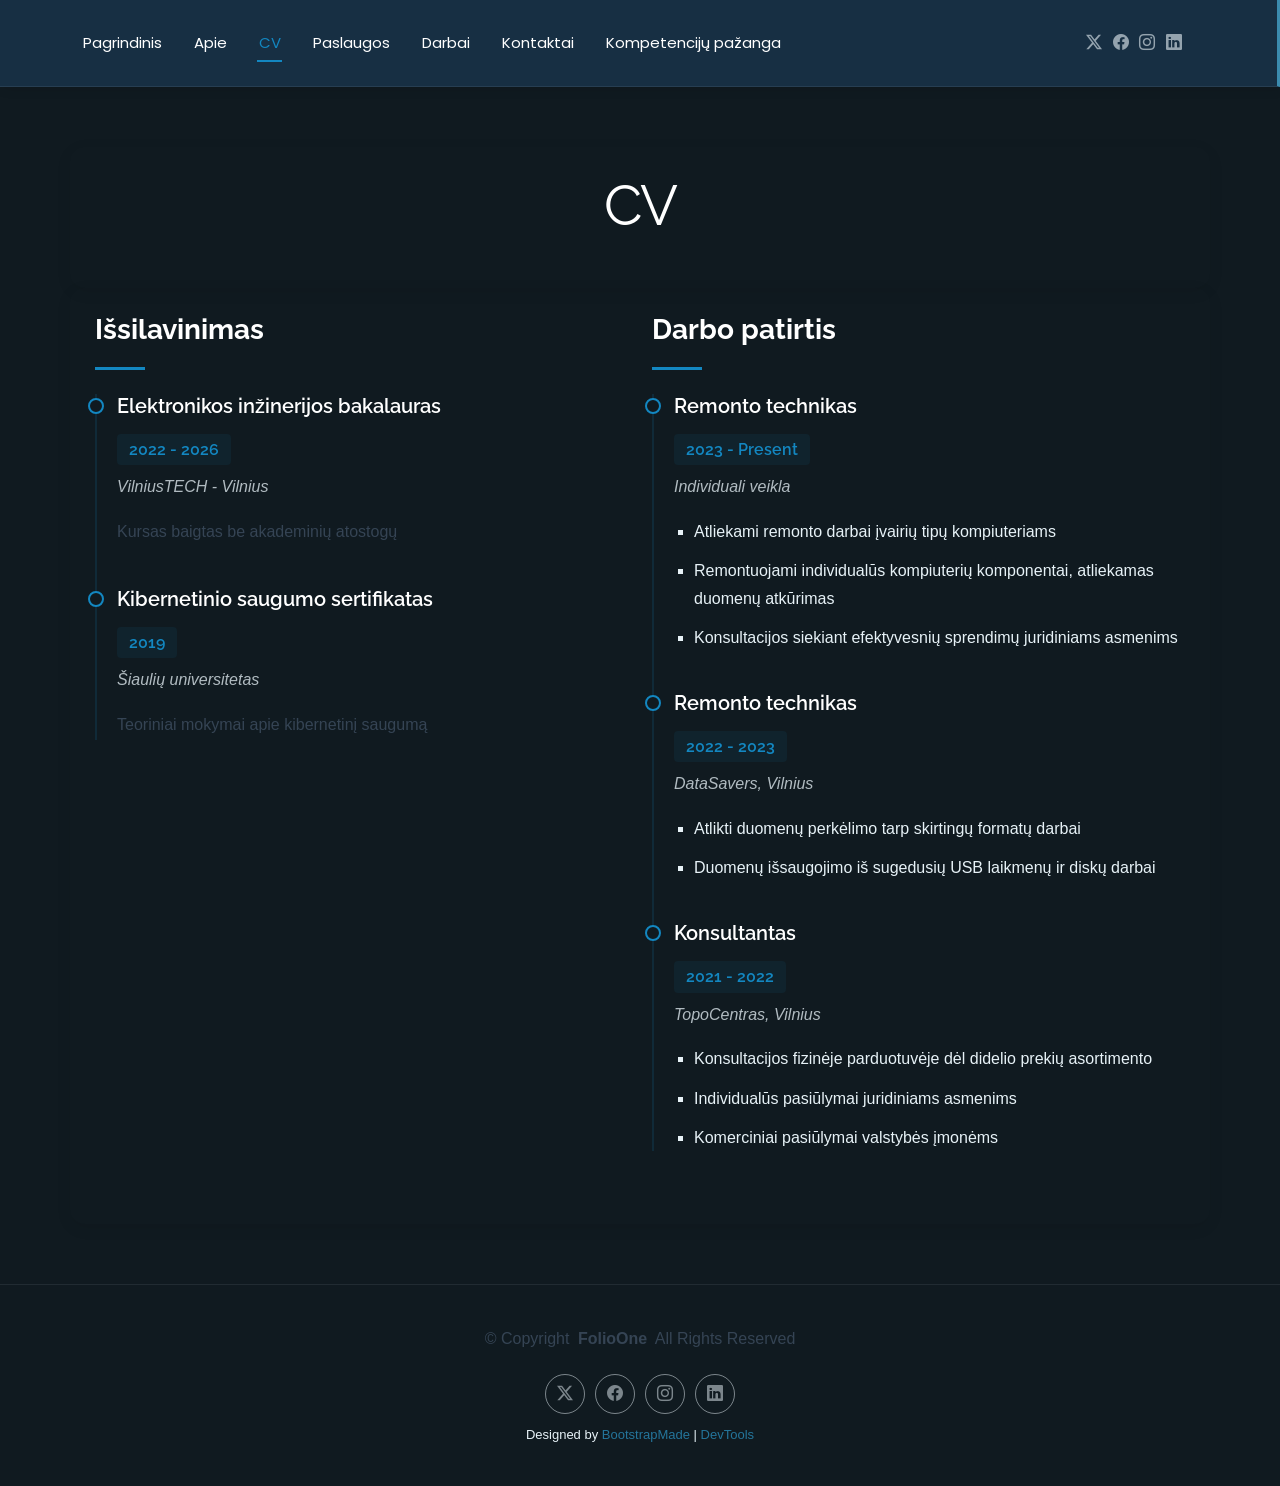
<file: resume.html>
<!DOCTYPE html>
<html lang="en">

<head>
  <meta charset="utf-8">
  <meta content="width=device-width, initial-scale=1.0" name="viewport">
  <title>Resume - FolioOne Bootstrap Template</title>
  <meta name="description" content="">
  <meta name="keywords" content="">

  <!-- Favicons -->
  <link href="assets/img/favicon.png" rel="icon">
  <link href="assets/img/apple-touch-icon.png" rel="apple-touch-icon">

  <!-- Fonts -->
  <link href="https://fonts.googleapis.com" rel="preconnect">
  <link href="https://fonts.gstatic.com" rel="preconnect" crossorigin>
  <link href="https://fonts.googleapis.com/css2?family=Roboto:ital,wght@0,100;0,300;0,400;0,500;0,700;0,900;1,100;1,300;1,400;1,500;1,700;1,900&family=Poppins:ital,wght@0,100;0,200;0,300;0,400;0,500;0,600;0,700;0,800;0,900;1,100;1,200;1,300;1,400;1,500;1,600;1,700;1,800;1,900&family=Raleway:ital,wght@0,100;0,200;0,300;0,400;0,500;0,600;0,700;0,800;0,900;1,100;1,200;1,300;1,400;1,500;1,600;1,700;1,800;1,900&display=swap" rel="stylesheet">

  <!-- Vendor CSS Files -->
  <link href="assets/vendor/bootstrap/css/bootstrap.min.css" rel="stylesheet">
  <link href="assets/vendor/bootstrap-icons/bootstrap-icons.css" rel="stylesheet">
  <link href="assets/vendor/aos/aos.css" rel="stylesheet">
  <link href="assets/vendor/swiper/swiper-bundle.min.css" rel="stylesheet">
  <link href="assets/vendor/glightbox/css/glightbox.min.css" rel="stylesheet">

  <!-- Main CSS File -->
  <link href="assets/css/main.css" rel="stylesheet">
  <link href="assets/css/custom.css" rel="stylesheet">

  <!-- =======================================================
  * Template Name: FolioOne
  * Template URL: https://bootstrapmade.com/folioone-bootstrap-portfolio-website-template/
  * Updated: Aug 23 2025 with Bootstrap v5.3.7
  * Author: BootstrapMade.com
  * License: https://bootstrapmade.com/license/
  ======================================================== -->
</head>

<body class="resume-page">

  <header id="header" class="header d-flex align-items-center light-background sticky-top">
    <div class="container position-relative d-flex align-items-center justify-content-between">

      <!-- <a href="index.html" class="logo d-flex align-items-center me-auto me-xl-0">
      <img src="assets/img/logo.webp" alt="">
      <h1 class="sitename">FolioOne</h1> 
    </a> -->

      <nav id="navmenu" class="navmenu">
        <ul>
          <li><a href="index.html">Pagrindinis</a></li>
          <li><a href="about.html">Apie</a></li>
          <li><a href="resume.html" class="active">CV</a></li>
          <li><a href="services.html">Paslaugos</a></li>
          <li><a href="portfolio.html">Darbai</a></li>
          <li><a href="contact.html">Kontaktai</a></li>
          <li><a href="skills.html">Kompetencijų pažanga</a></li>
        </ul>
        <i class="mobile-nav-toggle d-xl-none bi bi-list"></i>
      </nav>

      <div class="header-social-links">
        <a href="#" class="twitter"><i class="bi bi-twitter-x"></i></a>
        <a href="#" class="facebook"><i class="bi bi-facebook"></i></a>
        <a href="#" class="instagram"><i class="bi bi-instagram"></i></a>
        <a href="#" class="linkedin"><i class="bi bi-linkedin"></i></a>
      </div>

    </div>
  </header>

  <main class="main">

    <!-- Resume Section -->
    <section id="resume" class="resume section">

      <!-- Section Title -->
      <div class="container section-title" data-aos="fade-up">
        <h2>CV</h2>
      </div><!-- End Section Title -->

      <div class="container" data-aos="fade-up" data-aos-delay="100">

        <div class="row">
          <div class="col-lg-6">

            <!-- Education Section -->
            <div class="resume-item" data-aos="fade-up">
              <h3 class="resume-title">Išsilavinimas</h3>

              <div class="resume-content">
                <article class="education-item">
                  <h4>Elektronikos inžinerijos bakalauras</h4>
                  <h5>2022 - 2026</h5>
                  <p class="institution"><em>VilniusTECH - Vilnius</em></p>
                  <p>Kursas baigtas be akademinių atostogų</p>
                </article>

                <article class="education-item">
                  <h4>Kibernetinio saugumo sertifikatas</h4>
                  <h5>2019</h5>
                  <p class="institution"><em>Šiaulių universitetas</em></p>
                  <p>Teoriniai mokymai apie kibernetinį saugumą</p>
                </article>
              </div>
            </div><!-- End Education Section -->
          </div>

          <div class="col-lg-6">
            <!-- Experience Section -->
            <div class="resume-item" data-aos="fade-up" data-aos-delay="100">
              <h3 class="resume-title">Darbo patirtis</h3>

              <div class="resume-content">
                <article class="experience-item">
                  <h4>Remonto technikas</h4>
                  <h5>2023 - Present</h5>
                  <p class="company"><em>Individuali veikla</em></p>
                  <ul>
                    <li>Atliekami remonto darbai įvairių tipų kompiuteriams</li>
                    <li>Remontuojami individualūs kompiuterių komponentai, atliekamas duomenų atkūrimas</li>
                    <li>Konsultacijos siekiant efektyvesnių sprendimų juridiniams asmenims</li>
                  </ul>
                </article>

                <article class="experience-item">
                  <h4>Remonto technikas</h4>
                  <h5>2022 - 2023</h5>
                  <p class="company"><em>DataSavers, Vilnius</em></p>
                  <ul>
                    <li>Atlikti duomenų perkėlimo tarp skirtingų formatų darbai</li>
                    <li>Duomenų išsaugojimo iš sugedusių USB laikmenų ir diskų darbai</li>
                  </ul>
                </article>

                <article class="experience-item">
                  <h4>Konsultantas</h4>
                  <h5>2021 - 2022</h5>
                  <p class="company"><em>TopoCentras, Vilnius</em></p>
                  <ul>
                    <li>Konsultacijos fizinėje parduotuvėje dėl didelio prekių asortimento</li>
                    <li>Individualūs pasiūlymai juridiniams asmenims</li>
                    <li>Komerciniai pasiūlymai valstybės įmonėms</li>
                  </ul>
                </article>
              </div>
            </div><!-- End Experience Section -->
          </div>
        </div>

      </div>

    </section><!-- /Resume Section -->

  </main>

  <footer id="footer" class="footer">

    <div class="container">
      <div class="copyright text-center ">
        <p>© <span>Copyright</span> <strong class="px-1 sitename">FolioOne</strong> <span>All Rights Reserved<br></span></p>
      </div>
      <div class="social-links d-flex justify-content-center">
        <a href=""><i class="bi bi-twitter-x"></i></a>
        <a href=""><i class="bi bi-facebook"></i></a>
        <a href=""><i class="bi bi-instagram"></i></a>
        <a href=""><i class="bi bi-linkedin"></i></a>
      </div>
      <div class="credits">
        <!-- All the links in the footer should remain intact. -->
        <!-- You can delete the links only if you've purchased the pro version. -->
        <!-- Licensing information: https://bootstrapmade.com/license/ -->
        <!-- Purchase the pro version with working PHP/AJAX contact form: [buy-url] -->
        Designed by <a href="https://bootstrapmade.com/">BootstrapMade</a> | <a href="https://bootstrapmade.com/tools/">DevTools</a>
      </div>
    </div>

  </footer>

  <!-- Scroll Top -->
  <a href="#" id="scroll-top" class="scroll-top d-flex align-items-center justify-content-center"><i class="bi bi-arrow-up-short"></i></a>

  <!-- Preloader -->
  <div id="preloader"></div>

  <!-- Vendor JS Files -->
  <script src="assets/vendor/bootstrap/js/bootstrap.bundle.min.js"></script>
  <script src="assets/vendor/php-email-form/validate.js"></script>
  <script src="assets/vendor/aos/aos.js"></script>
  <script src="assets/vendor/typed.js/typed.umd.js"></script>
  <script src="assets/vendor/waypoints/noframework.waypoints.js"></script>
  <script src="assets/vendor/purecounter/purecounter_vanilla.js"></script>
  <script src="assets/vendor/swiper/swiper-bundle.min.js"></script>
  <script src="assets/vendor/imagesloaded/imagesloaded.pkgd.min.js"></script>
  <script src="assets/vendor/isotope-layout/isotope.pkgd.min.js"></script>
  <script src="assets/vendor/glightbox/js/glightbox.min.js"></script>

  <!-- Main JS File -->
  <script src="assets/js/main.js"></script>

</body>

</html>
</file>
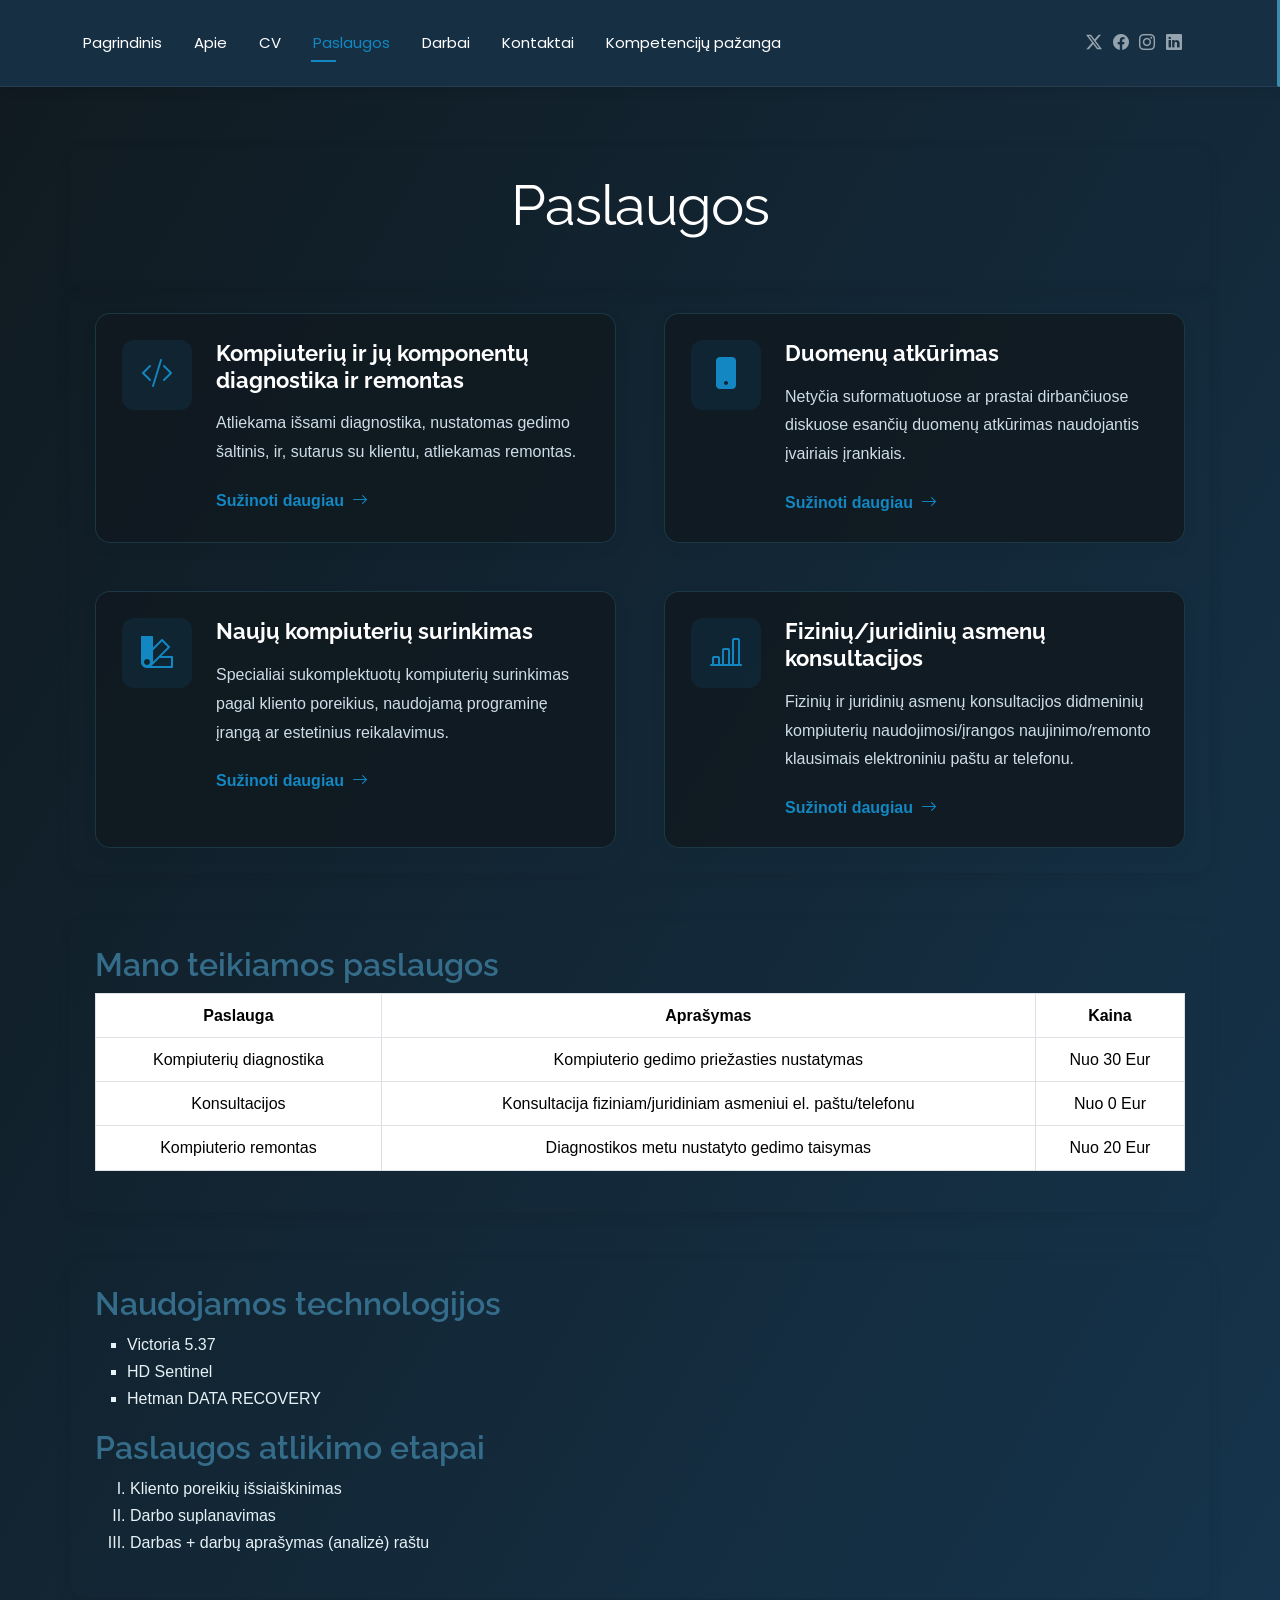
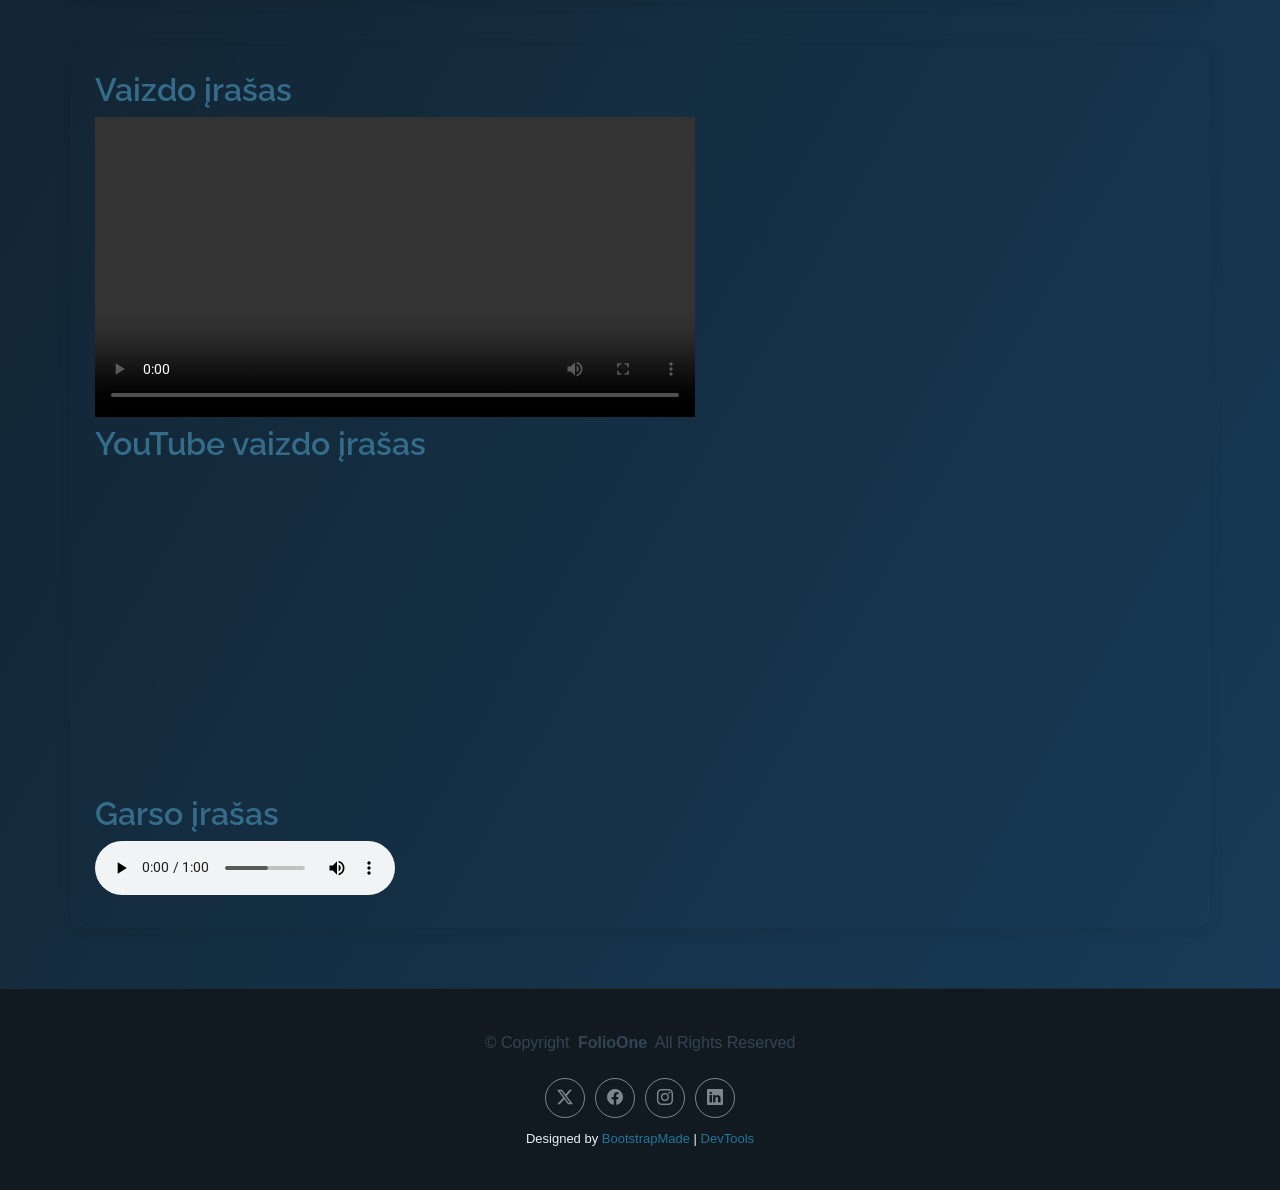
<file: services.html>
<!DOCTYPE html>
<html lang="en">

<head>
  <meta charset="utf-8">
  <meta content="width=device-width, initial-scale=1.0" name="viewport">
  <title>Services - FolioOne Bootstrap Template</title>
  <meta name="description" content="">
  <meta name="keywords" content="">

  <!-- Favicons -->
  <link href="assets/img/favicon.png" rel="icon">
  <link href="assets/img/apple-touch-icon.png" rel="apple-touch-icon">

  <!-- Fonts -->
  <link href="https://fonts.googleapis.com" rel="preconnect">
  <link href="https://fonts.gstatic.com" rel="preconnect" crossorigin>
  <link href="https://fonts.googleapis.com/css2?family=Roboto:ital,wght@0,100;0,300;0,400;0,500;0,700;0,900;1,100;1,300;1,400;1,500;1,700;1,900&family=Poppins:ital,wght@0,100;0,200;0,300;0,400;0,500;0,600;0,700;0,800;0,900;1,100;1,200;1,300;1,400;1,500;1,600;1,700;1,800;1,900&family=Raleway:ital,wght@0,100;0,200;0,300;0,400;0,500;0,600;0,700;0,800;0,900;1,100;1,200;1,300;1,400;1,500;1,600;1,700;1,800;1,900&display=swap" rel="stylesheet">

  <!-- Vendor CSS Files -->
  <link href="assets/vendor/bootstrap/css/bootstrap.min.css" rel="stylesheet">
  <link href="assets/vendor/bootstrap-icons/bootstrap-icons.css" rel="stylesheet">
  <link href="assets/vendor/aos/aos.css" rel="stylesheet">
  <link href="assets/vendor/swiper/swiper-bundle.min.css" rel="stylesheet">
  <link href="assets/vendor/glightbox/css/glightbox.min.css" rel="stylesheet">

  <!-- Main CSS File -->
  <link href="assets/css/main.css" rel="stylesheet">
  <link href="assets/css/custom.css" rel="stylesheet">

  <!-- =======================================================
  * Template Name: FolioOne
  * Template URL: https://bootstrapmade.com/folioone-bootstrap-portfolio-website-template/
  * Updated: Aug 23 2025 with Bootstrap v5.3.7
  * Author: BootstrapMade.com
  * License: https://bootstrapmade.com/license/
  ======================================================== -->
</head>

<body class="services-page">

  <header id="header" class="header d-flex align-items-center light-background sticky-top">
    <div class="container position-relative d-flex align-items-center justify-content-between">

      <!-- <a href="index.html" class="logo d-flex align-items-center me-auto me-xl-0">
      <img src="assets/img/logo.webp" alt="">
      <h1 class="sitename">FolioOne</h1> 
    </a> -->

      <nav id="navmenu" class="navmenu">
        <ul>
          <li><a href="index.html">Pagrindinis</a></li>
          <li><a href="about.html">Apie</a></li>
          <li><a href="resume.html">CV</a></li>
          <li><a href="services.html" class="active">Paslaugos</a></li>
          <li><a href="portfolio.html">Darbai</a></li>
          <li><a href="contact.html">Kontaktai</a></li>
          <li><a href="skills.html">Kompetencijų pažanga</a></li>
        </ul>
        <i class="mobile-nav-toggle d-xl-none bi bi-list"></i>
      </nav>

      <div class="header-social-links">
        <a href="#" class="twitter"><i class="bi bi-twitter-x"></i></a>
        <a href="#" class="facebook"><i class="bi bi-facebook"></i></a>
        <a href="#" class="instagram"><i class="bi bi-instagram"></i></a>
        <a href="#" class="linkedin"><i class="bi bi-linkedin"></i></a>
      </div>

    </div>
  </header>

  <main class="main">

    <!-- Services Section -->
    <section id="services" class="services section services-animated-gradient">

      <!-- Section Title -->
      <div class="container section-title" data-aos="fade-up">
        <h2>Paslaugos</h2>
      </div><!-- End Section Title -->

      <div class="container" data-aos="fade-up" data-aos-delay="100">

        <div class="row justify-content-center g-5">

          <div class="col-md-6" data-aos="fade-right" data-aos-delay="100">
            <div class="service-item">
              <div class="service-icon">
                <i class="bi bi-code-slash"></i>
              </div>
              <div class="service-content">
                <h3>Kompiuterių ir jų komponentų diagnostika ir remontas</h3>
                <p>Atliekama išsami diagnostika, nustatomas gedimo šaltinis, ir, sutarus su klientu, atliekamas remontas.</p>
                <a href="" class="service-link">
                  <span>Sužinoti daugiau</span>
                  <i class="bi bi-arrow-right"></i>
                </a>
              </div>
            </div>
          </div><!-- End Service Item -->

          <div class="col-md-6" data-aos="fade-left" data-aos-delay="100">
            <div class="service-item">
              <div class="service-icon">
                <i class="bi bi-phone-fill"></i>
              </div>
              <div class="service-content">
                <h3>Duomenų atkūrimas</h3>
                <p>Netyčia suformatuotuose ar prastai dirbančiuose diskuose esančių duomenų atkūrimas naudojantis įvairiais įrankiais.</p>
                <a href="" class="service-link">
                  <span>Sužinoti daugiau</span>
                  <i class="bi bi-arrow-right"></i>
                </a>
              </div>
            </div>
          </div><!-- End Service Item -->

          <div class="col-md-6" data-aos="fade-right" data-aos-delay="200">
            <div class="service-item">
              <div class="service-icon">
                <i class="bi bi-palette2"></i>
              </div>
              <div class="service-content">
                <h3>Naujų kompiuterių surinkimas</h3>
                <p>Specialiai sukomplektuotų kompiuterių surinkimas pagal kliento poreikius, naudojamą programinę įrangą ar estetinius reikalavimus.</p>
                <a href="" class="service-link">
                  <span>Sužinoti daugiau</span>
                  <i class="bi bi-arrow-right"></i>
                </a>
              </div>
            </div>
          </div><!-- End Service Item -->

          <div class="col-md-6" data-aos="fade-left" data-aos-delay="200">
            <div class="service-item">
              <div class="service-icon">
                <i class="bi bi-bar-chart-line"></i>
              </div>
              <div class="service-content">
                <h3>Fizinių/juridinių asmenų konsultacijos</h3>
                <p>Fizinių ir juridinių asmenų konsultacijos didmeninių kompiuterių naudojimosi/įrangos naujinimo/remonto klausimais elektroniniu paštu ar telefonu.</p>
                <a href="" class="service-link">
                  <span>Sužinoti daugiau</span>
                  <i class="bi bi-arrow-right"></i>
                </a>
              </div>
            </div>
          </div><!-- End Service Item -->

        </div>

      </div>
      
<div class="container mt-5">
  <h2>Mano teikiamos paslaugos</h2>

  <table class="table table-bordered">
    <thead>
      <tr>
        <th>Paslauga</th>
        <th>Aprašymas</th>
        <th>Kaina</th>
      </tr>
    </thead>
    <tbody>
      <tr>
        <td>Kompiuterių diagnostika</td>
        <td>Kompiuterio gedimo priežasties nustatymas</td>
        <td>Nuo 30 Eur</td>
      </tr>
      <tr>
        <td>Konsultacijos
        <td>Konsultacija fiziniam/juridiniam asmeniui el. paštu/telefonu</td>
        <td>Nuo 0 Eur</td>
      </tr>
      <tr>
        <td>Kompiuterio remontas</td>
        <td>Diagnostikos metu nustatyto gedimo taisymas</td>
        <td>Nuo 20 Eur</td>
      </tr>
    </tbody>
  </table>
</div>


<div class="container mt-5">

  <h2>Naudojamos technologijos</h2>

  <ul>
    <li>Victoria 5.37</li>
    <li>HD Sentinel</li>
    <li>Hetman DATA RECOVERY
    </li>
  </ul>

  <h2>Paslaugos atlikimo etapai</h2>

  <ol>
    <li>Kliento poreikių išsiaiškinimas</li>
    <li>Darbo suplanavimas</li>
    <li>Darbas + darbų aprašymas (analizė) raštu</li>
  </ol>

</div>


<div class="container mt-5">

  <h2>Vaizdo įrašas</h2>

  <video controls width="600" style="max-width:100%">
    <source src="assets/media/video.mp4" type="video/mp4">
    Naršyklė nepalaiko vaizdo įrašo.
  </video>

<h2>YouTube vaizdo įrašas</h2>

<iframe
  width="560"
  height="315"
  src="https://www.youtube.com/embed/BoUVIhtqjAw"
  title="YouTube vaizdo įrašas"
  allowfullscreen>
</iframe>

  <h2>Garso įrašas</h2>

  <audio controls>
    <source src="assets/media/audio.mp3" type="audio/mpeg">
    Naršyklė nepalaiko garso įrašo.
  </audio>

</div>


    </section><!-- /Services Section -->

  </main>

  <footer id="footer" class="footer">

    <div class="container">
      <div class="copyright text-center ">
        <p>© <span>Copyright</span> <strong class="px-1 sitename">FolioOne</strong> <span>All Rights Reserved<br></span></p>
      </div>
      <div class="social-links d-flex justify-content-center">
        <a href=""><i class="bi bi-twitter-x"></i></a>
        <a href=""><i class="bi bi-facebook"></i></a>
        <a href=""><i class="bi bi-instagram"></i></a>
        <a href=""><i class="bi bi-linkedin"></i></a>
      </div>
      <div class="credits">
        <!-- All the links in the footer should remain intact. -->
        <!-- You can delete the links only if you've purchased the pro version. -->
        <!-- Licensing information: https://bootstrapmade.com/license/ -->
        <!-- Purchase the pro version with working PHP/AJAX contact form: [buy-url] -->
        Designed by <a href="https://bootstrapmade.com/">BootstrapMade</a> | <a href="https://bootstrapmade.com/tools/">DevTools</a>
      </div>
    </div>

  </footer>

  <!-- Scroll Top -->
  <a href="#" id="scroll-top" class="scroll-top d-flex align-items-center justify-content-center"><i class="bi bi-arrow-up-short"></i></a>

  <!-- Preloader -->
  <div id="preloader"></div>

  <!-- Vendor JS Files -->
  <script src="assets/vendor/bootstrap/js/bootstrap.bundle.min.js"></script>
  <script src="assets/vendor/php-email-form/validate.js"></script>
  <script src="assets/vendor/aos/aos.js"></script>
  <script src="assets/vendor/typed.js/typed.umd.js"></script>
  <script src="assets/vendor/waypoints/noframework.waypoints.js"></script>
  <script src="assets/vendor/purecounter/purecounter_vanilla.js"></script>
  <script src="assets/vendor/swiper/swiper-bundle.min.js"></script>
  <script src="assets/vendor/imagesloaded/imagesloaded.pkgd.min.js"></script>
  <script src="assets/vendor/isotope-layout/isotope.pkgd.min.js"></script>
  <script src="assets/vendor/glightbox/js/glightbox.min.js"></script>

  <!-- Main JS File -->
  <script src="assets/js/main.js"></script>

</body>

</html>
</file>
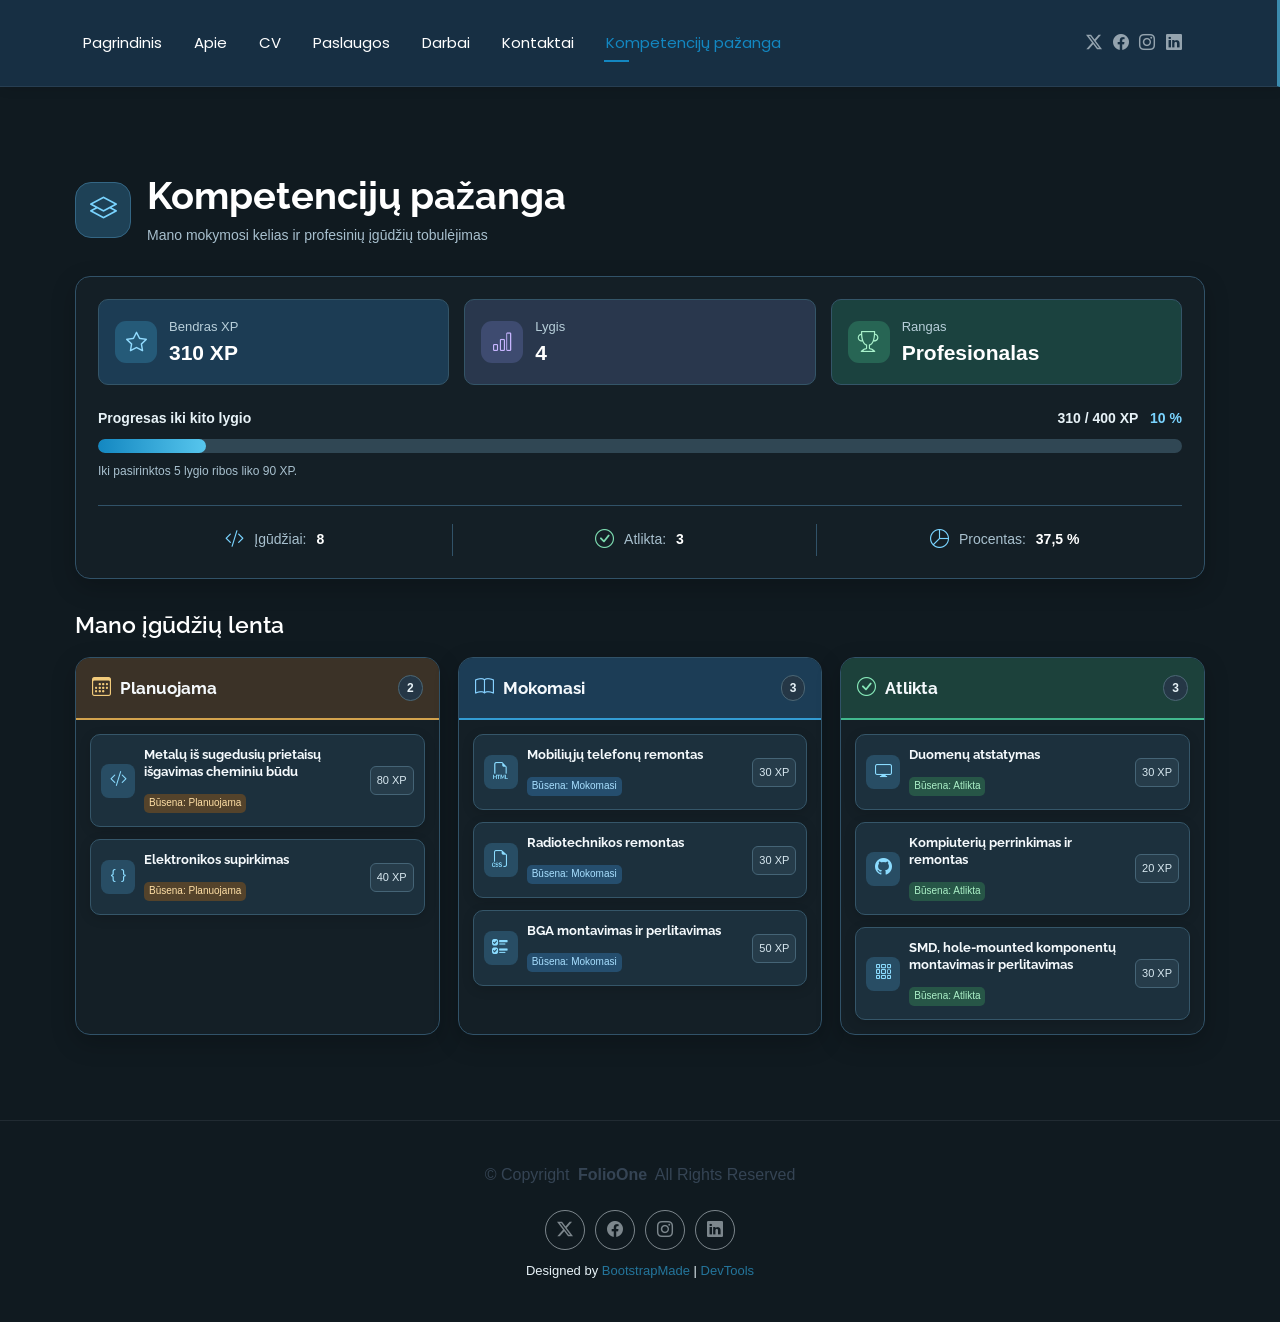
<file: skills.html>
<!DOCTYPE html>
<html lang="lt">

<head>
  <meta charset="utf-8">
  <meta content="width=device-width, initial-scale=1.0" name="viewport">
  <title>Kompetencijų pažanga | Mano CV</title>
  <meta name="description" content="Mano kompetencijų pažanga, įgūdžių lenta, XP ir pasiekimų statistika.">
  <meta name="keywords" content="">

  <!-- Favicons -->
  <link href="assets/img/favicon.png" rel="icon">
  <link href="assets/img/apple-touch-icon.png" rel="apple-touch-icon">

  <!-- Fonts -->
  <link href="https://fonts.googleapis.com" rel="preconnect">
  <link href="https://fonts.gstatic.com" rel="preconnect" crossorigin>
  <link href="https://fonts.googleapis.com/css2?family=Roboto:ital,wght@0,100;0,300;0,400;0,500;0,700;0,900;1,100;1,300;1,400;1,500;1,700;1,900&family=Poppins:ital,wght@0,100;0,200;0,300;0,400;0,500;0,600;0,700;0,800;0,900;1,100;1,200;1,300;1,400;1,500;1,600;1,700;1,800;1,900&family=Raleway:ital,wght@0,100;0,200;0,300;0,400;0,500;0,600;0,700;0,800;0,900;1,100;1,200;1,300;1,400;1,500;1,600;1,700;1,800;1,900&display=swap" rel="stylesheet">

  <!-- Vendor CSS Files -->
  <link href="assets/vendor/bootstrap/css/bootstrap.min.css" rel="stylesheet">
  <link href="assets/vendor/bootstrap-icons/bootstrap-icons.css" rel="stylesheet">
  <link href="assets/vendor/aos/aos.css" rel="stylesheet">
  <link href="assets/vendor/swiper/swiper-bundle.min.css" rel="stylesheet">
  <link href="assets/vendor/glightbox/css/glightbox.min.css" rel="stylesheet">

  <!-- Main CSS File -->
  <link href="assets/css/main.css" rel="stylesheet">
  <link href="assets/css/custom.css" rel="stylesheet">

  <!-- =======================================================
  * Template Name: FolioOne
  * Template URL: https://bootstrapmade.com/folioone-bootstrap-portfolio-website-template/
  * Updated: Aug 23 2025 with Bootstrap v5.3.7
  * Author: BootstrapMade.com
  * License: https://bootstrapmade.com/license/
  ======================================================== -->
</head>

<body class="skills-page">

  <header id="header" class="header d-flex align-items-center light-background sticky-top">
    <div class="container position-relative d-flex align-items-center justify-content-between">

      <!-- <a href="index.html" class="logo d-flex align-items-center me-auto me-xl-0">
      <img src="assets/img/logo.webp" alt="">
      <h1 class="sitename">FolioOne</h1> 
    </a> -->

      <nav id="navmenu" class="navmenu">
        <ul>
          <li><a href="index.html">Pagrindinis</a></li>
          <li><a href="about.html">Apie</a></li>
          <li><a href="resume.html">CV</a></li>
          <li><a href="services.html">Paslaugos</a></li>
          <li><a href="portfolio.html">Darbai</a></li>
          <li><a href="contact.html">Kontaktai</a></li>
          <li><a href="skills.html" class="active">Kompetencijų pažanga</a></li>
        </ul>
        <i class="mobile-nav-toggle d-xl-none bi bi-list"></i>
      </nav>

      <div class="header-social-links">
        <a href="#" class="twitter"><i class="bi bi-twitter-x"></i></a>
        <a href="#" class="facebook"><i class="bi bi-facebook"></i></a>
        <a href="#" class="instagram"><i class="bi bi-instagram"></i></a>
        <a href="#" class="linkedin"><i class="bi bi-linkedin"></i></a>
      </div>

    </div>
  </header>

  <main class="main">

    <section id="competencies" class="competencies-section section" aria-labelledby="competencies-title">
      <div class="container competencies-wrap">
        <div class="competencies-heading">
          <div class="competencies-heading-icon"><i class="bi bi-layers" aria-hidden="true"></i></div>
          <div>
            <h1 id="competencies-title">Kompetencijų pažanga</h1>
            <p>Mano mokymosi kelias ir profesinių įgūdžių tobulėjimas</p>
          </div>
        </div>

        <!-- XP, lygio ir rango informacija: statiniai demonstraciniai duomenys -->
        <div class="competency-overview" aria-label="Bendra kompetencijų statistika">
          <div class="overview-metrics">
            <div class="metric-card metric-card--xp"><span class="metric-icon"><i class="bi bi-star" aria-hidden="true"></i></span><div><span class="metric-label">Bendras XP</span><strong>310 XP</strong></div></div>
            <div class="metric-card metric-card--level"><span class="metric-icon"><i class="bi bi-bar-chart" aria-hidden="true"></i></span><div><span class="metric-label">Lygis</span><strong>4</strong></div></div>
            <div class="metric-card metric-card--rank"><span class="metric-icon"><i class="bi bi-trophy" aria-hidden="true"></i></span><div><span class="metric-label">Rangas</span><strong>Profesionalas</strong></div></div>
          </div>

          <!-- 5 lygis nuo 400 XP – pasirinkta demonstracinė riba, nes užduotyje nenurodyta -->
          <div class="xp-progress-area">
            <div class="xp-progress-label"><span>Progresas iki kito lygio</span><span>310 / 400 XP <b>10 %</b></span></div>
            <div class="xp-progress-track" role="progressbar" aria-label="Progresas nuo 300 iki 400 XP" aria-valuemin="300" aria-valuemax="400" aria-valuenow="310"><span class="xp-progress-fill"></span></div>
            <p class="xp-progress-note">Iki pasirinktos 5 lygio ribos liko 90 XP.</p>
          </div>

          <div class="skills-statistics" aria-label="Įgūdžių statistika">
            <div><i class="bi bi-code-slash" aria-hidden="true"></i><span>Įgūdžiai:</span><strong>8</strong></div>
            <div><i class="bi bi-check-circle" aria-hidden="true"></i><span>Atlikta:</span><strong>3</strong></div>
            <div><i class="bi bi-pie-chart" aria-hidden="true"></i><span>Procentas:</span><strong>37,5 %</strong></div>
          </div>
        </div>

        <h2 class="skills-board-title">Mano įgūdžių lenta</h2>
        <div class="skills-board" aria-label="Įgūdžiai pagal būsenas">
          <section class="skill-column skill-column--planned" aria-labelledby="heading-planned">
            <div class="skill-column-header"><i class="bi bi-calendar3" aria-hidden="true"></i><h3 id="heading-planned">Planuojama</h3><span class="column-count">2</span></div>
            <div class="skill-card-list">
              <article class="skill-card"><span class="skill-icon"><i class="bi bi-code-slash" aria-hidden="true"></i></span><div class="skill-card-body"><h4>Metalų iš sugedusių prietaisų išgavimas cheminiu būdu</h4><span class="skill-status">Būsena: Planuojama</span></div><span class="skill-xp">80 XP</span></article>
              <article class="skill-card"><span class="skill-icon"><i class="bi bi-braces" aria-hidden="true"></i></span><div class="skill-card-body"><h4>Elektronikos supirkimas</h4><span class="skill-status">Būsena: Planuojama</span></div><span class="skill-xp">40 XP</span></article>
            </div>
          </section>
          <section class="skill-column skill-column--learning" aria-labelledby="heading-learning">
            <div class="skill-column-header"><i class="bi bi-book" aria-hidden="true"></i><h3 id="heading-learning">Mokomasi</h3><span class="column-count">3</span></div>
            <div class="skill-card-list">
              <article class="skill-card"><span class="skill-icon"><i class="bi bi-filetype-html" aria-hidden="true"></i></span><div class="skill-card-body"><h4>Mobiliųjų telefonų remontas</h4><span class="skill-status">Būsena: Mokomasi</span></div><span class="skill-xp">30 XP</span></article>
              <article class="skill-card"><span class="skill-icon"><i class="bi bi-filetype-css" aria-hidden="true"></i></span><div class="skill-card-body"><h4>Radiotechnikos remontas</h4><span class="skill-status">Būsena: Mokomasi</span></div><span class="skill-xp">30 XP</span></article>
              <article class="skill-card"><span class="skill-icon"><i class="bi bi-ui-checks" aria-hidden="true"></i></span><div class="skill-card-body"><h4>BGA montavimas ir perlitavimas</h4><span class="skill-status">Būsena: Mokomasi</span></div><span class="skill-xp">50 XP</span></article>
            </div>
          </section>
          <section class="skill-column skill-column--done" aria-labelledby="heading-done">
            <div class="skill-column-header"><i class="bi bi-check-circle" aria-hidden="true"></i><h3 id="heading-done">Atlikta</h3><span class="column-count">3</span></div>
            <div class="skill-card-list">
              <article class="skill-card"><span class="skill-icon"><i class="bi bi-display" aria-hidden="true"></i></span><div class="skill-card-body"><h4>Duomenų atstatymas</h4><span class="skill-status">Būsena: Atlikta</span></div><span class="skill-xp">30 XP</span></article>
              <article class="skill-card"><span class="skill-icon"><i class="bi bi-github" aria-hidden="true"></i></span><div class="skill-card-body"><h4>Kompiuterių perrinkimas ir remontas</h4><span class="skill-status">Būsena: Atlikta</span></div><span class="skill-xp">20 XP</span></article>
              <article class="skill-card"><span class="skill-icon"><i class="bi bi-grid-3x3-gap" aria-hidden="true"></i></span><div class="skill-card-body"><h4>SMD, hole-mounted komponentų montavimas ir perlitavimas</h4><span class="skill-status">Būsena: Atlikta</span></div><span class="skill-xp">30 XP</span></article>
            </div>
          </section>
        </div>
      </div>
    </section>

  </main>

  <footer id="footer" class="footer">

    <div class="container">
      <div class="copyright text-center ">
        <p>© <span>Copyright</span> <strong class="px-1 sitename">FolioOne</strong> <span>All Rights Reserved<br></span></p>
      </div>
      <div class="social-links d-flex justify-content-center">
        <a href=""><i class="bi bi-twitter-x"></i></a>
        <a href=""><i class="bi bi-facebook"></i></a>
        <a href=""><i class="bi bi-instagram"></i></a>
        <a href=""><i class="bi bi-linkedin"></i></a>
      </div>
      <div class="credits">
        <!-- All the links in the footer should remain intact. -->
        <!-- You can delete the links only if you've purchased the pro version. -->
        <!-- Licensing information: https://bootstrapmade.com/license/ -->
        <!-- Purchase the pro version with working PHP/AJAX contact form: [buy-url] -->
        Designed by <a href="https://bootstrapmade.com/">BootstrapMade</a> | <a href="https://bootstrapmade.com/tools/">DevTools</a>
      </div>
    </div>

  </footer>

  <!-- Scroll Top -->
  <a href="#" id="scroll-top" class="scroll-top d-flex align-items-center justify-content-center"><i class="bi bi-arrow-up-short"></i></a>

  <!-- Preloader -->
  <div id="preloader"></div>

  <!-- Vendor JS Files -->
  <script src="assets/vendor/bootstrap/js/bootstrap.bundle.min.js"></script>
  <script src="assets/vendor/php-email-form/validate.js"></script>
  <script src="assets/vendor/aos/aos.js"></script>
  <script src="assets/vendor/typed.js/typed.umd.js"></script>
  <script src="assets/vendor/waypoints/noframework.waypoints.js"></script>
  <script src="assets/vendor/purecounter/purecounter_vanilla.js"></script>
  <script src="assets/vendor/swiper/swiper-bundle.min.js"></script>
  <script src="assets/vendor/imagesloaded/imagesloaded.pkgd.min.js"></script>
  <script src="assets/vendor/isotope-layout/isotope.pkgd.min.js"></script>
  <script src="assets/vendor/glightbox/js/glightbox.min.js"></script>

  <!-- Main JS File -->
  <script src="assets/js/main.js"></script>

</body>

</html>
</file>
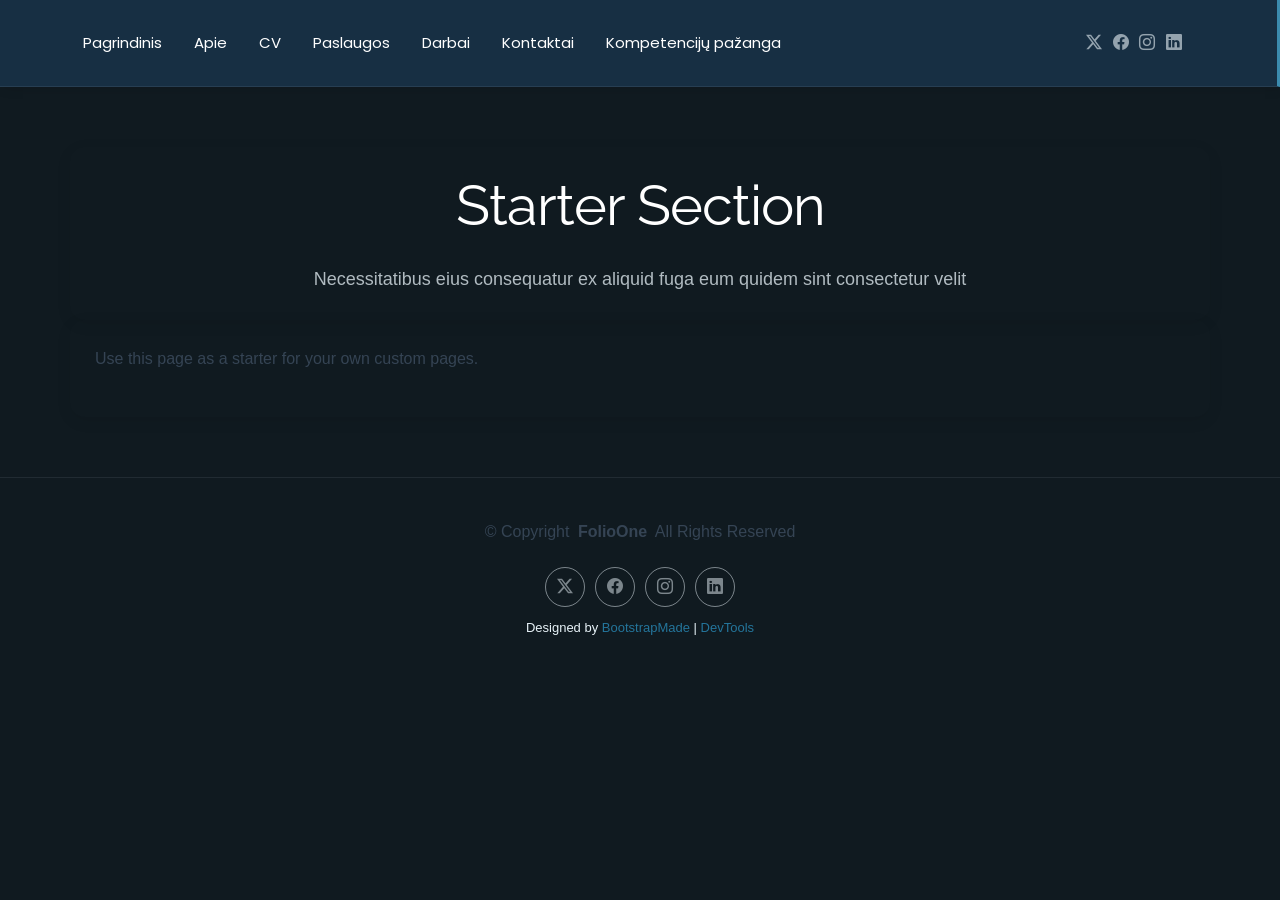
<file: starter-page.html>
<!DOCTYPE html>
<html lang="en">

<head>
  <meta charset="utf-8">
  <meta content="width=device-width, initial-scale=1.0" name="viewport">
  <title>Starter Page - FolioOne Bootstrap Template</title>
  <meta name="description" content="">
  <meta name="keywords" content="">

  <!-- Favicons -->
  <link href="assets/img/favicon.png" rel="icon">
  <link href="assets/img/apple-touch-icon.png" rel="apple-touch-icon">

  <!-- Fonts -->
  <link href="https://fonts.googleapis.com" rel="preconnect">
  <link href="https://fonts.gstatic.com" rel="preconnect" crossorigin>
  <link href="https://fonts.googleapis.com/css2?family=Roboto:ital,wght@0,100;0,300;0,400;0,500;0,700;0,900;1,100;1,300;1,400;1,500;1,700;1,900&family=Poppins:ital,wght@0,100;0,200;0,300;0,400;0,500;0,600;0,700;0,800;0,900;1,100;1,200;1,300;1,400;1,500;1,600;1,700;1,800;1,900&family=Raleway:ital,wght@0,100;0,200;0,300;0,400;0,500;0,600;0,700;0,800;0,900;1,100;1,200;1,300;1,400;1,500;1,600;1,700;1,800;1,900&display=swap" rel="stylesheet">

  <!-- Vendor CSS Files -->
  <link href="assets/vendor/bootstrap/css/bootstrap.min.css" rel="stylesheet">
  <link href="assets/vendor/bootstrap-icons/bootstrap-icons.css" rel="stylesheet">
  <link href="assets/vendor/aos/aos.css" rel="stylesheet">
  <link href="assets/vendor/swiper/swiper-bundle.min.css" rel="stylesheet">
  <link href="assets/vendor/glightbox/css/glightbox.min.css" rel="stylesheet">

  <!-- Main CSS File -->
  <link href="assets/css/main.css" rel="stylesheet">
  <link href="assets/css/custom.css" rel="stylesheet">

  <!-- =======================================================
  * Template Name: FolioOne
  * Template URL: https://bootstrapmade.com/folioone-bootstrap-portfolio-website-template/
  * Updated: Aug 23 2025 with Bootstrap v5.3.7
  * Author: BootstrapMade.com
  * License: https://bootstrapmade.com/license/
  ======================================================== -->
</head>

<body class="starter-page-page">

  <header id="header" class="header d-flex align-items-center light-background sticky-top">
    <div class="container position-relative d-flex align-items-center justify-content-between">

      <!-- <a href="index.html" class="logo d-flex align-items-center me-auto me-xl-0">
      <img src="assets/img/logo.webp" alt="">
      <h1 class="sitename">FolioOne</h1> 
    </a> -->

      <nav id="navmenu" class="navmenu">
        <ul>
          <li><a href="index.html">Pagrindinis</a></li>
          <li><a href="about.html">Apie</a></li>
          <li><a href="resume.html">CV</a></li>
          <li><a href="services.html">Paslaugos</a></li>
          <li><a href="portfolio.html">Darbai</a></li>
          <li><a href="contact.html">Kontaktai</a></li>
          <li><a href="skills.html">Kompetencijų pažanga</a></li>
        </ul>
        <i class="mobile-nav-toggle d-xl-none bi bi-list"></i>
      </nav>

      <div class="header-social-links">
        <a href="#" class="twitter"><i class="bi bi-twitter-x"></i></a>
        <a href="#" class="facebook"><i class="bi bi-facebook"></i></a>
        <a href="#" class="instagram"><i class="bi bi-instagram"></i></a>
        <a href="#" class="linkedin"><i class="bi bi-linkedin"></i></a>
      </div>

    </div>
  </header>

  <main class="main">

    <!-- Starter Section Section -->
    <section id="starter-section" class="starter-section section">

      <!-- Section Title -->
      <div class="container section-title" data-aos="fade-up">
        <h2>Starter Section</h2>
        <p>Necessitatibus eius consequatur ex aliquid fuga eum quidem sint consectetur velit</p>
      </div><!-- End Section Title -->

      <div class="container" data-aos="fade-up">
        <p>Use this page as a starter for your own custom pages.</p>
      </div>

    </section><!-- /Starter Section Section -->

  </main>

  <footer id="footer" class="footer">

    <div class="container">
      <div class="copyright text-center ">
        <p>© <span>Copyright</span> <strong class="px-1 sitename">FolioOne</strong> <span>All Rights Reserved<br></span></p>
      </div>
      <div class="social-links d-flex justify-content-center">
        <a href=""><i class="bi bi-twitter-x"></i></a>
        <a href=""><i class="bi bi-facebook"></i></a>
        <a href=""><i class="bi bi-instagram"></i></a>
        <a href=""><i class="bi bi-linkedin"></i></a>
      </div>
      <div class="credits">
        <!-- All the links in the footer should remain intact. -->
        <!-- You can delete the links only if you've purchased the pro version. -->
        <!-- Licensing information: https://bootstrapmade.com/license/ -->
        <!-- Purchase the pro version with working PHP/AJAX contact form: [buy-url] -->
        Designed by <a href="https://bootstrapmade.com/">BootstrapMade</a> | <a href="https://bootstrapmade.com/tools/">DevTools</a>
      </div>
    </div>

  </footer>

  <!-- Scroll Top -->
  <a href="#" id="scroll-top" class="scroll-top d-flex align-items-center justify-content-center"><i class="bi bi-arrow-up-short"></i></a>

  <!-- Preloader -->
  <div id="preloader"></div>

  <!-- Vendor JS Files -->
  <script src="assets/vendor/bootstrap/js/bootstrap.bundle.min.js"></script>
  <script src="assets/vendor/php-email-form/validate.js"></script>
  <script src="assets/vendor/aos/aos.js"></script>
  <script src="assets/vendor/typed.js/typed.umd.js"></script>
  <script src="assets/vendor/waypoints/noframework.waypoints.js"></script>
  <script src="assets/vendor/purecounter/purecounter_vanilla.js"></script>
  <script src="assets/vendor/swiper/swiper-bundle.min.js"></script>
  <script src="assets/vendor/imagesloaded/imagesloaded.pkgd.min.js"></script>
  <script src="assets/vendor/isotope-layout/isotope.pkgd.min.js"></script>
  <script src="assets/vendor/glightbox/js/glightbox.min.js"></script>

  <!-- Main JS File -->
  <script src="assets/js/main.js"></script>

</body>

</html>
</file>
<file: assets/css/custom.css>
body {
    font-family: Tahoma, sans-serif;
    font-size: 16px;
    line-height: 1.7;
}

h1 {
    font-size: 40px;
    color: #234e70;
    font-weight: 700;
}

h2 {
    font-size: 32px;
    color: #346c8a;
    font-weight: 600;
}

h3, h4, h5, h6 {
    color: #527d91;
    font-weight: 600;
}

p {
    font-size: 16px;
    line-height: 1.8;
    color: #354454;
    margin-bottom: 20px;
}

.btn {
    background-color: #234e70;
    color: white;
    border-radius: 12px;
    padding: 12px 24px;
    border: 2px solid #234e70;
    transition: 0.3s;
}

.btn:hover {
    background-color: #397ba1;
    border-color: #397ba1;
    color: white;
}

.btn:active {
    background-color: #16364d;
    transform: scale(0.97);
}

a {
    color: #24759b;
    text-decoration: none;
    transition: 0.3s;
}

a:hover {
    color: #13455e;
    text-decoration: underline;
}

a:active {
    color: #0d3045;
}

section {
    padding-top: 60px ;
    padding-bottom: 60px ;
}

section .container {
    padding: 25px ;
    border-radius: 15px;
    box-shadow: 0 4px 15px rgba(0, 0, 0, 0.08);
}

section p {
    margin-bottom: 18px;
}

.header {
    background-color: #172f43;
    border-right: 3px solid #3b8bae;
    box-shadow: 3px 0 12px rgba(0, 0, 0, 0.15);
}

.progress-bar {
    background: linear-gradient(90deg, #2376a0, #56b6d8);
    border-radius: 10px;
    box-shadow: 0 2px 8px rgba(0, 0, 0, 0.15);
}

ol {
    list-style-type: upper-roman;
    padding-left: 35px;
}

ul {
    list-style-type: square;
}

li ul, li ol {
    list-style-type: circle;
    margin-top: 8px;
    padding-left: 25px;
}

table {
    width: 100%;
    border-collapse: collapse;
}

table th {
    background-color: #234e70;
    color: white;
    padding: 15px;
    text-align: center;
}

table td {
    padding: 12px;
    text-align: center;
    border: 1px solid #ddd;
}

table tbody tr:nth-child(even) {
    background-color: #eaf2f8;
}

.skills-page .competencies-section {
  --skills-bg: #101a20;
  --skills-surface: #141f26;
  --skills-card: #1c303d;
  --skills-border: #315268;
  --skills-text: #e7f2f7;
  --skills-muted: #a8c0ce;
  --skills-accent: #1387c1;
  background: var(--skills-bg);
  color: var(--skills-text);
  min-height: 78vh;
}
.skills-page .competencies-wrap {
  max-width: 1180px;
  margin-inline: auto;
  background: transparent;
  box-shadow: none;
}
.skills-page .competencies-heading {
  display: flex;
  align-items: center;
  gap: 16px;
  margin-bottom: 28px;
}
.skills-page .competencies-heading-icon {
  display: grid;
  place-items: center;
  width: 56px;
  height: 56px;
  flex-shrink: 0;
  border-radius: 16px;
  color: #7ad4ff;
  background: #1e4156;
  border: 1px solid #346684;
  font-size: 27px;
}
.skills-page .competencies-heading h1 {
  margin: 0 0 4px;
  font-size: clamp(26px, 3.1vw, 38px);
  line-height: 1.25;
  color: #ffffff;
}
.skills-page .competencies-heading p {
  margin: 0;
  color: var(--skills-muted);
  font-size: 14px;
}
.skills-page .competency-overview,
.skills-page .skill-column {
  border: 1px solid var(--skills-border);
  background: var(--skills-surface);
  border-radius: 15px;
  box-shadow: 0 8px 24px rgba(0, 0, 0, .22);
}
.skills-page .competency-overview { padding: 22px; margin-bottom: 32px; }
.skills-page .overview-metrics {
  display: grid;
  grid-template-columns: repeat(3, minmax(0, 1fr));
  gap: 15px;
}
.skills-page .metric-card {
  display: flex;
  align-items: center;
  gap: 12px;
  padding: 16px;
  border-radius: 10px;
  min-width: 0;
  border: 1px solid #345568;
}
.skills-page .metric-card--xp { background: #1c3c54; }
.skills-page .metric-card--level { background: #29374d; }
.skills-page .metric-card--rank { background: #1b423f; }
.skills-page .metric-icon {
  display: grid;
  place-items: center;
  width: 42px;
  height: 42px;
  flex-shrink: 0;
  border-radius: 11px;
  font-size: 21px;
}
.skills-page .metric-card--xp .metric-icon { background: #255a78; color: #92dcff; }
.skills-page .metric-card--level .metric-icon { background: #3e4b70; color: #c7b5ff; }
.skills-page .metric-card--rank .metric-icon { background: #276554; color: #a9f1cb; }
.skills-page .metric-label { display: block; color: #b8cfda; font-size: 13px; }
.skills-page .metric-card strong {
  display: block;
  color: #ffffff;
  font-size: clamp(15px, 2vw, 21px);
  line-height: 1.4;
  overflow-wrap: anywhere;
}
.skills-page .xp-progress-area { margin-top: 22px; }
.skills-page .xp-progress-label {
  display: flex;
  flex-wrap: wrap;
  gap: 8px;
  justify-content: space-between;
  align-items: baseline;
  margin-bottom: 9px;
  color: #e7f2f7;
  font-size: 14px;
  font-weight: 600;
}
.skills-page .xp-progress-label b { color: #7ad4ff; margin-left: 8px; }
.skills-page .xp-progress-track {
  height: 14px;
  border-radius: 50px;
  background: #304754;
  overflow: hidden;
}
.skills-page .xp-progress-fill {
  display: block;
  width: 10%;
  height: 100%;
  border-radius: inherit;
  background: linear-gradient(90deg, #1387c1, #57c6ed);
}
.skills-page .xp-progress-note { margin: 8px 0 0; font-size: 12px; color: var(--skills-muted); }
.skills-page .skills-statistics {
  display: grid;
  grid-template-columns: repeat(3, minmax(0, 1fr));
  gap: 10px;
  border-top: 1px solid var(--skills-border);
  margin-top: 22px;
  padding-top: 18px;
}
.skills-page .skills-statistics > div {
  display: flex;
  flex-wrap: wrap;
  justify-content: center;
  gap: 10px;
  align-items: center;
  font-size: 14px;
  color: var(--skills-muted);
}
.skills-page .skills-statistics > div:not(:last-child) { border-right: 1px solid var(--skills-border); }
.skills-page .skills-statistics i { font-size: 19px; color: #7ad4ff; }
.skills-page .skills-statistics > div:nth-child(2) i { color: #7ddbb0; }
.skills-page .skills-statistics strong { color: #ffffff; }
.skills-page .skills-board-title { font-size: 23px; margin: 0 0 18px; color: #ffffff; }
.skills-page .skills-board {
  display: grid;
  grid-template-columns: repeat(3, minmax(0, 1fr));
  gap: 18px;
  align-items: stretch;
}

.skills-page section.skill-column { padding: 0; overflow: hidden; min-width: 0; }
.skills-page .skill-column-header {
  display: flex;
  align-items: center;
  gap: 9px;
  padding: 14px 16px;
  border-bottom: 2px solid;
}
.skills-page .skill-column-header h3 {
  margin: 0;
  font-size: 17px;
  font-weight: 700;
  color: #f4f9fc;
}
.skills-page .skill-column-header i { font-size: 19px; }
.skills-page .skill-column--planned .skill-column-header { background: #3b3227; border-color: #d3a34e; }
.skills-page .skill-column--planned .skill-column-header i { color: #f2cb7b; }
.skills-page .skill-column--learning .skill-column-header { background: #1c3d56; border-color: #339dd4; }
.skills-page .skill-column--learning .skill-column-header i { color: #86d1ff; }
.skills-page .skill-column--done .skill-column-header { background: #1c413b; border-color: #42b88e; }
.skills-page .skill-column--done .skill-column-header i { color: #86e7b8; }
.skills-page .column-count {
  margin-left: auto;
  font-size: 12px;
  font-weight: 700;
  background: #253746;
  border: 1px solid #4c6775;
  border-radius: 30px;
  padding: 2px 8px;
  color: #e7f2f7;
}
.skills-page .skill-card-list { display: flex; flex-direction: column; gap: 12px; padding: 14px; }
.skills-page .skill-card {
  display: flex;
  align-items: center;
  gap: 9px;
  padding: 12px 10px;
  border: 1px solid #355669;
  border-radius: 10px;
  box-shadow: 0 3px 12px rgba(0, 0, 0, .15);
  min-width: 0;
  background: var(--skills-card);
}
.skills-page .skill-icon {
  width: 34px;
  height: 34px;
  flex-shrink: 0;
  display: grid;
  place-items: center;
  background: #284d64;
  border-radius: 8px;
  color: #8bdcff;
  font-size: 17px;
}
.skills-page .skill-card-body { flex: 1; min-width: 0; }
.skills-page .skill-card h4 {
  font-size: 13px;
  color: #f4f9fc;
  line-height: 1.3;
  margin: 0 0 6px;
  font-weight: 700;
}
.skills-page .skill-status {
  display: inline-block;
  border-radius: 5px;
  background: #54432b;
  color: #ffe0a6;
  padding: 3px 5px;
  font-size: 10px;
  line-height: 1.25;
}
.skills-page .skill-column--learning .skill-status { background: #254e6e; color: #a8dfff; }
.skills-page .skill-column--done .skill-status { background: #275647; color: #abf0c7; }
.skills-page .skill-xp {
  flex-shrink: 0;
  border: 1px solid #456476;
  background: #263c4a;
  border-radius: 6px;
  color: #d8e8f0;
  font-size: 11px;
  padding: 4px 6px;
  white-space: nowrap;
}
@media (max-width: 1000px) {
  .skills-page .skills-board { grid-template-columns: repeat(2, minmax(0, 1fr)); }
  .skills-page .skill-column--done { grid-column: 1 / -1; }
}
@media (max-width: 680px) {
  .skills-page .competencies-wrap { padding-inline: 14px; }
  .skills-page .competencies-heading { align-items: flex-start; }
  .skills-page .overview-metrics, .skills-page .skills-board { grid-template-columns: minmax(0, 1fr); }
  .skills-page .skill-column--done { grid-column: auto; }
  .skills-page .competency-overview { padding: 15px; }
  .skills-page .skills-statistics { gap: 3px; }
  .skills-page .skills-statistics > div { flex-direction: column; gap: 2px; text-align: center; font-size: 12px; }
}

.services-animated-gradient {
  background: linear-gradient(120deg, #101a20, #173b58, #1274a6, #101a20);
  background-size: 300% 300%;
  animation: gradientMove 6s ease infinite;
}

@keyframes gradientMove {
  0% { background-position: 0% 50%; }
  50% { background-position: 100% 50%; }
  100% { background-position: 0% 50%; }
}

.services-animated-gradient .service-item {
  background: rgba(16, 26, 32, 0.88);
  border: 1px solid rgba(87, 198, 237, 0.17);
  border-radius: 15px;
  padding: 26px;
}

.services-animated-gradient .service-item p {
  color: #cedde8;
}

.about-animation-demo {
  margin-top: 12px;
  margin-bottom: 30px;
  padding: 28px !important;
  border: 1px solid rgba(87, 198, 237, 0.22);
  background: linear-gradient(135deg, #142634, #182f42);
}

.about-animation-heading { text-align: center; margin-bottom: 18px; }
.about-animation-heading h3 { color: #eaf6ff; margin-bottom: 6px; font-size: 22px; }
.about-animation-heading p { color: #b4cadb; margin: 0; }
.about-animation-shapes {
  display: grid;
  grid-template-columns: repeat(2, minmax(0, 1fr));
  gap: 18px;
}
.about-figure-tile {
  display: flex;
  flex-direction: column;
  align-items: center;
  justify-content: center;
  gap: 18px;
  min-height: 190px;
  overflow: hidden;
  border: 1px solid rgba(87, 198, 237, 0.20);
  border-radius: 14px;
  background: rgba(8, 23, 33, 0.42);
}
.about-css-circle {
  display: block;
  width: 82px;
  height: 82px;
  border-radius: 50%;
  background: radial-gradient(circle at 32% 28%, #9ee8ff, #27a5d4 55%, #17608d 100%);
  box-shadow: 0 10px 28px rgba(33, 155, 217, 0.26);
  animation: about-circle-float 3.2s ease-in-out infinite;
}
.about-css-triangle {
  display: block;
  width: 90px;
  height: 90px;
  background: linear-gradient(135deg, #60d3f5, #2878b5);
  clip-path: polygon(50% 0, 100% 100%, 0 100%);
  filter: drop-shadow(0 6px 14px rgba(38, 155, 218, 0.22));
  animation: about-triangle-rotate 7s linear infinite;
}
.about-figure-caption { color: #d5e8f5; font-size: 14px; text-align: center; }

@keyframes about-circle-float {
  0%, 100% { transform: translateY(9px); }
  50% { transform: translateY(-13px); }
}
@keyframes about-triangle-rotate {
  from { transform: rotate(0deg); }
  to { transform: rotate(360deg); }
}

@media (max-width: 575px) {
  .about-animation-shapes { grid-template-columns: 1fr; }
  .about-figure-tile { min-height: 165px; }
}

@media (prefers-reduced-motion: reduce) {
  .services-animated-gradient,
  .about-css-circle,
  .about-css-triangle { animation: none; }
}
</file>
<file: assets/css/main.css>
/**
* Template Name: FolioOne
* Template URL: https://bootstrapmade.com/folioone-bootstrap-portfolio-website-template/
* Updated: Aug 23 2025 with Bootstrap v5.3.7
* Author: BootstrapMade.com
* License: https://bootstrapmade.com/license/
*/

/*--------------------------------------------------------------
# Font & Color Variables
# Help: https://bootstrapmade.com/color-system/
--------------------------------------------------------------*/
/* Fonts */
:root {
  --default-font: "Roboto",  system-ui, -apple-system, "Segoe UI", Roboto, "Helvetica Neue", Arial, "Noto Sans", "Liberation Sans", sans-serif, "Apple Color Emoji", "Segoe UI Emoji", "Segoe UI Symbol", "Noto Color Emoji";
  --heading-font: "Raleway",  sans-serif;
  --nav-font: "Poppins",  sans-serif;
}

/* Global Colors - The following color variables are used throughout the website. Updating them here will change the color scheme of the entire website */
:root { 
  --background-color: #101a20; /* Background color for the entire website, including individual sections */
  --default-color: #e7f2f7; /* Default color used for the majority of the text content across the entire website */
  --heading-color: #ffffff; /* Color for headings, subheadings and title throughout the website */
  --accent-color: #1387c1; /* Accent color that represents your brand on the website. It's used for buttons, links, and other elements that need to stand out */
  --surface-color: #141f26; /* The surface color is used as a background of boxed elements within sections, such as cards, icon boxes, or other elements that require a visual separation from the global background. */
  --contrast-color: #ffffff; /* Contrast color for text, ensuring readability against backgrounds of accent, heading, or default colors. */
}

/* Nav Menu Colors - The following color variables are used specifically for the navigation menu. They are separate from the global colors to allow for more customization options */
:root {
  --nav-color: #ffffff;  /* The default color of the main navmenu links */
  --nav-hover-color: #1387c1; /* Applied to main navmenu links when they are hovered over or active */
  --nav-mobile-background-color: #213642; /* Used as the background color for mobile navigation menu */
  --nav-dropdown-background-color: #051117; /* Used as the background color for dropdown items that appear when hovering over primary navigation items */
  --nav-dropdown-color: #e7f2f7; /* Used for navigation links of the dropdown items in the navigation menu. */
  --nav-dropdown-hover-color: #1387c1; /* Similar to --nav-hover-color, this color is applied to dropdown navigation links when they are hovered over. */
}

/* Color Presets - These classes override global colors when applied to any section or element, providing reuse of the sam color scheme. */

.light-background {
  --background-color: #142027;
  --surface-color: #325264;
}

.dark-background {
  --background-color: #0b1419;
  --default-color: #ffffff;
  --heading-color: #ffffff;
  --surface-color: #252525;
  --contrast-color: #ffffff;
}

/* Smooth scroll */
:root {
  scroll-behavior: smooth;
}

/*--------------------------------------------------------------
# General Styling & Shared Classes
--------------------------------------------------------------*/
body {
  color: var(--default-color);
  background-color: var(--background-color);
  font-family: var(--default-font);
}

a {
  color: var(--accent-color);
  text-decoration: none;
  transition: 0.3s;
}

a:hover {
  color: color-mix(in srgb, var(--accent-color), transparent 25%);
  text-decoration: none;
}

h1,
h2,
h3,
h4,
h5,
h6 {
  color: var(--heading-color);
  font-family: var(--heading-font);
}

/* PHP Email Form Messages
------------------------------*/
.php-email-form .error-message {
  display: none;
  background: #df1529;
  color: #ffffff;
  text-align: left;
  padding: 15px;
  margin-bottom: 24px;
  font-weight: 600;
}

.php-email-form .sent-message {
  display: none;
  color: #ffffff;
  background: #059652;
  text-align: center;
  padding: 15px;
  margin-bottom: 24px;
  font-weight: 600;
}

.php-email-form .loading {
  display: none;
  background: var(--surface-color);
  text-align: center;
  padding: 15px;
  margin-bottom: 24px;
}

.php-email-form .loading:before {
  content: "";
  display: inline-block;
  border-radius: 50%;
  width: 24px;
  height: 24px;
  margin: 0 10px -6px 0;
  border: 3px solid var(--accent-color);
  border-top-color: var(--surface-color);
  animation: php-email-form-loading 1s linear infinite;
}

@keyframes php-email-form-loading {
  0% {
    transform: rotate(0deg);
  }

  100% {
    transform: rotate(360deg);
  }
}

/*--------------------------------------------------------------
# Global Header
--------------------------------------------------------------*/
.header {
  --background-color: rgba(255, 255, 255, 0);
  color: var(--default-color);
  background-color: var(--background-color);
  padding: 15px 0;
  transition: all 0.5s;
  z-index: 997;
  border-bottom: 1px solid color-mix(in srgb, var(--default-color), transparent 92%);
}

.header .logo {
  line-height: 1;
}

.header .logo img {
  max-height: 36px;
  margin-right: 8px;
}

.header .logo h1 {
  font-size: 32px;
  margin: 0;
  font-weight: 400;
  color: var(--heading-color);
}

.header .header-social-links {
  padding-right: 15px;
}

.header .header-social-links a {
  color: color-mix(in srgb, var(--default-color), transparent 40%);
  padding-left: 6px;
  display: inline-block;
  transition: 0.3s;
  font-size: 16px;
}

.header .header-social-links a:hover {
  color: var(--default-color);
}

.header .header-social-links a i {
  line-height: 0px;
}

@media (max-width: 1200px) {
  .header .logo {
    order: 1;
  }

  .header .header-social-links {
    order: 2;
  }

  .header .navmenu {
    order: 3;
  }
}

/* Global Header on Scroll
------------------------------*/
.scrolled .header {
  --background-color: rgba(16, 26, 32, 0.9);
}

/*--------------------------------------------------------------
# Navigation Menu
--------------------------------------------------------------*/
/* Desktop Navigation */
@media (min-width: 1200px) {
  .navmenu {
    padding: 0;
  }

  .navmenu ul {
    margin: 0;
    padding: 0;
    display: flex;
    list-style: none;
    align-items: center;
  }

  .navmenu li {
    position: relative;
  }

  .navmenu>ul>li {
    white-space: nowrap;
    padding: 15px 28px 15px 0;
  }

  .navmenu>ul>li:last-child {
    padding-right: 0;
  }

  .navmenu a,
  .navmenu a:focus {
    color: var(--nav-color);
    font-size: 15px;
    padding: 0 2px;
    font-family: var(--nav-font);
    font-weight: 400;
    display: flex;
    align-items: center;
    justify-content: space-between;
    white-space: nowrap;
    transition: 0.3s;
    position: relative;
  }

  .navmenu a i,
  .navmenu a:focus i {
    font-size: 12px;
    line-height: 0;
    margin-left: 5px;
    transition: 0.3s;
  }

  .navmenu>ul>li>a:before {
    content: "";
    position: absolute;
    height: 2px;
    bottom: -6px;
    left: 0;
    background-color: var(--nav-hover-color);
    visibility: hidden;
    width: 0px;
    transition: all 0.3s ease-in-out 0s;
  }

  .navmenu a:hover:before,
  .navmenu li:hover>a:before,
  .navmenu .active:before {
    visibility: visible;
    width: 25px;
  }

  .navmenu li:hover>a,
  .navmenu .active,
  .navmenu .active:focus {
    color: var(--nav-hover-color);
  }

  .navmenu .dropdown ul {
    margin: 0;
    padding: 10px 0;
    background: var(--nav-dropdown-background-color);
    display: block;
    position: absolute;
    visibility: hidden;
    left: -5px;
    top: 130%;
    opacity: 0;
    transition: 0.3s;
    border-radius: 4px;
    z-index: 99;
    box-shadow: 0px 0px 30px rgba(0, 0, 0, 0.1);
  }

  .navmenu .dropdown ul li {
    min-width: 200px;
  }

  .navmenu .dropdown ul a {
    padding: 10px 20px;
    font-size: 15px;
    text-transform: none;
    color: var(--nav-dropdown-color);
  }

  .navmenu .dropdown ul a i {
    font-size: 12px;
  }

  .navmenu .dropdown ul a:hover,
  .navmenu .dropdown ul .active:hover,
  .navmenu .dropdown ul li:hover>a {
    color: var(--nav-dropdown-hover-color);
  }

  .navmenu .dropdown:hover>ul {
    opacity: 1;
    top: 100%;
    visibility: visible;
  }

  .navmenu .dropdown .dropdown ul {
    top: 0;
    left: -90%;
    visibility: hidden;
  }

  .navmenu .dropdown .dropdown:hover>ul {
    opacity: 1;
    top: 0;
    left: -100%;
    visibility: visible;
  }
}

/* Mobile Navigation */
@media (max-width: 1199px) {
  .mobile-nav-toggle {
    color: var(--nav-color);
    font-size: 28px;
    line-height: 0;
    margin-right: 10px;
    cursor: pointer;
    transition: color 0.3s;
  }

  .navmenu {
    padding: 0;
    z-index: 9997;
  }

  .navmenu ul {
    display: none;
    list-style: none;
    position: absolute;
    inset: 60px 20px 20px 20px;
    padding: 10px 0;
    margin: 0;
    border-radius: 6px;
    background-color: var(--nav-mobile-background-color);
    border: 1px solid color-mix(in srgb, var(--default-color), transparent 90%);
    box-shadow: none;
    overflow-y: auto;
    transition: 0.3s;
    z-index: 9998;
  }

  .navmenu a,
  .navmenu a:focus {
    color: var(--nav-dropdown-color);
    padding: 10px 20px;
    font-family: var(--nav-font);
    font-size: 17px;
    font-weight: 500;
    display: flex;
    align-items: center;
    justify-content: space-between;
    white-space: nowrap;
    transition: 0.3s;
  }

  .navmenu a i,
  .navmenu a:focus i {
    font-size: 12px;
    line-height: 0;
    margin-left: 5px;
    width: 30px;
    height: 30px;
    display: flex;
    align-items: center;
    justify-content: center;
    border-radius: 50%;
    transition: 0.3s;
    background-color: color-mix(in srgb, var(--accent-color), transparent 90%);
  }

  .navmenu a i:hover,
  .navmenu a:focus i:hover {
    background-color: var(--accent-color);
    color: var(--contrast-color);
  }

  .navmenu a:hover,
  .navmenu .active,
  .navmenu .active:focus {
    color: var(--nav-dropdown-hover-color);
  }

  .navmenu .active i,
  .navmenu .active:focus i {
    background-color: var(--accent-color);
    color: var(--contrast-color);
    transform: rotate(180deg);
  }

  .navmenu .dropdown ul {
    position: static;
    display: none;
    z-index: 99;
    padding: 10px 0;
    margin: 10px 20px;
    background-color: var(--nav-dropdown-background-color);
    transition: all 0.5s ease-in-out;
  }

  .navmenu .dropdown ul ul {
    background-color: rgba(33, 37, 41, 0.1);
  }

  .navmenu .dropdown>.dropdown-active {
    display: block;
    background-color: rgba(33, 37, 41, 0.03);
  }

  .mobile-nav-active {
    overflow: hidden;
  }

  .mobile-nav-active .mobile-nav-toggle {
    color: #fff;
    position: absolute;
    font-size: 32px;
    top: 15px;
    right: 15px;
    margin-right: 0;
    z-index: 9999;
  }

  .mobile-nav-active .navmenu {
    position: fixed;
    overflow: hidden;
    inset: 0;
    background: rgba(33, 37, 41, 0.8);
    transition: 0.3s;
  }

  .mobile-nav-active .navmenu>ul {
    display: block;
  }
}

/*--------------------------------------------------------------
# Global Footer
--------------------------------------------------------------*/
.footer {
  color: var(--default-color);
  background-color: var(--background-color);
  font-size: 14px;
  padding: 40px 0;
  position: relative;
  border-top: 1px solid color-mix(in srgb, var(--default-color), transparent 92%);
}

.footer .copyright p {
  margin-bottom: 0;
}

.footer .social-links {
  margin-top: 20px;
}

.footer .social-links a {
  display: flex;
  align-items: center;
  justify-content: center;
  width: 40px;
  height: 40px;
  border-radius: 50%;
  border: 1px solid color-mix(in srgb, var(--default-color), transparent 50%);
  font-size: 16px;
  color: color-mix(in srgb, var(--default-color), transparent 50%);
  margin: 0 5px;
  transition: 0.3s;
}

.footer .social-links a:hover {
  color: var(--accent-color);
  border-color: var(--accent-color);
}

.footer .credits {
  margin-top: 10px;
  font-size: 13px;
  text-align: center;
}

/*--------------------------------------------------------------
# Preloader
--------------------------------------------------------------*/
#preloader {
  position: fixed;
  inset: 0;
  z-index: 9999;
  overflow: hidden;
  background-color: var(--background-color);
  transition: all 0.6s ease-out;
  width: 100%;
  height: 100vh;
}

#preloader:before,
#preloader:after {
  content: "";
  position: absolute;
  border: 4px solid var(--accent-color);
  border-radius: 50%;
  animation: animate-preloader 2s cubic-bezier(0, 0.2, 0.8, 1) infinite;
}

#preloader:after {
  animation-delay: -0.5s;
}

@keyframes animate-preloader {
  0% {
    width: 10px;
    height: 10px;
    top: calc(50% - 5px);
    left: calc(50% - 5px);
    opacity: 1;
  }

  100% {
    width: 72px;
    height: 72px;
    top: calc(50% - 36px);
    left: calc(50% - 36px);
    opacity: 0;
  }
}

/*--------------------------------------------------------------
# Scroll Top Button
--------------------------------------------------------------*/
.scroll-top {
  position: fixed;
  visibility: hidden;
  opacity: 0;
  right: 15px;
  bottom: -15px;
  z-index: 99999;
  background-color: var(--accent-color);
  width: 44px;
  height: 44px;
  border-radius: 50px;
  transition: all 0.4s;
}

.scroll-top i {
  font-size: 24px;
  color: var(--contrast-color);
  line-height: 0;
}

.scroll-top:hover {
  background-color: color-mix(in srgb, var(--accent-color), transparent 20%);
  color: var(--contrast-color);
}

.scroll-top.active {
  visibility: visible;
  opacity: 1;
  bottom: 15px;
}

/*--------------------------------------------------------------
# Disable aos animation delay on mobile devices
--------------------------------------------------------------*/
@media screen and (max-width: 768px) {
  [data-aos-delay] {
    transition-delay: 0 !important;
  }
}

/*--------------------------------------------------------------
# Global Page Titles & Breadcrumbs
--------------------------------------------------------------*/
.page-title {
  color: var(--default-color);
  background-color: var(--background-color);
  position: relative;
}

.page-title .heading {
  padding: 80px 0;
  border-top: 1px solid color-mix(in srgb, var(--default-color), transparent 90%);
}

.page-title .heading h1 {
  font-size: 38px;
  font-weight: 700;
}

.page-title nav {
  background-color: color-mix(in srgb, var(--default-color), transparent 96%);
  padding: 20px 0;
}

.page-title nav ol {
  display: flex;
  flex-wrap: wrap;
  list-style: none;
  padding: 0;
  margin: 0;
  font-size: 16px;
  font-weight: 400;
}

.page-title nav ol li+li {
  padding-left: 10px;
}

.page-title nav ol li+li::before {
  content: "/";
  display: inline-block;
  padding-right: 10px;
  color: color-mix(in srgb, var(--default-color), transparent 70%);
}

/*--------------------------------------------------------------
# Global Sections
--------------------------------------------------------------*/
section,
.section {
  color: var(--default-color);
  background-color: var(--background-color);
  padding: 60px 0;
  scroll-margin-top: 100px;
  overflow: clip;
}

@media (max-width: 1199px) {

  section,
  .section {
    scroll-margin-top: 66px;
  }
}

/*--------------------------------------------------------------
# Global Section Titles
--------------------------------------------------------------*/
.section-title {
  text-align: center;
  padding-bottom: 60px;
  position: relative;
}

.section-title h2 {
  font-size: 3.5rem;
  font-weight: 400;
  line-height: 1.2;
  color: var(--heading-color);
  margin-bottom: 1.5rem;
  letter-spacing: -1px;
}

@media (max-width: 768px) {
  .section-title h2 {
    font-size: 2.5rem;
  }
}

.section-title p {
  font-size: 1.125rem;
  line-height: 1.8;
  color: color-mix(in srgb, var(--default-color), transparent 25%);
  max-width: 900px;
  margin: 0 auto;
  text-wrap: balance;
}

/*--------------------------------------------------------------
# Hero Section
--------------------------------------------------------------*/
.hero {
  padding: 80px 0;
  min-height: 100vh;
  display: flex;
  align-items: center;
}

.hero .hero-content h1 {
  font-size: 3.5rem;
  font-weight: 700;
  margin-bottom: 1rem;
  line-height: 1.2;
}

.hero .hero-content h1 .highlight {
  color: var(--accent-color);
  position: relative;
}

.hero .hero-content h1 .highlight::after {
  content: "";
  position: absolute;
  bottom: 0;
  left: 0;
  width: 100%;
  height: 3px;
  background: linear-gradient(90deg, var(--accent-color), color-mix(in srgb, var(--accent-color), transparent 50%));
  border-radius: 2px;
}

@media (max-width: 768px) {
  .hero .hero-content h1 {
    font-size: 2.5rem;
  }
}

.hero .hero-content h2 {
  font-size: 1.5rem;
  font-weight: 400;
  margin-bottom: 2rem;
  color: color-mix(in srgb, var(--default-color), transparent 20%);
}

.hero .hero-content h2 .typed {
  color: var(--accent-color);
  font-weight: 600;
}

@media (max-width: 768px) {
  .hero .hero-content h2 {
    font-size: 1.25rem;
  }
}

.hero .hero-content p {
  font-size: 1.1rem;
  line-height: 1.6;
  margin-bottom: 2.5rem;
  color: color-mix(in srgb, var(--default-color), transparent 30%);
}

.hero .hero-actions {
  display: flex;
  gap: 1rem;
  margin-bottom: 3rem;
}

.hero .hero-actions .btn {
  padding: 12px 30px;
  border-radius: 50px;
  font-weight: 600;
  text-decoration: none;
  transition: all 0.3s ease;
  border: 2px solid;
}

.hero .hero-actions .btn.btn-primary {
  background: var(--accent-color);
  color: var(--contrast-color);
  border-color: var(--accent-color);
}

.hero .hero-actions .btn.btn-primary:hover {
  background: color-mix(in srgb, var(--accent-color), black 15%);
  border-color: color-mix(in srgb, var(--accent-color), black 15%);
  transform: translateY(-2px);
}

.hero .hero-actions .btn.btn-outline {
  background: transparent;
  color: var(--accent-color);
  border-color: var(--accent-color);
}

.hero .hero-actions .btn.btn-outline:hover {
  transform: translateY(-2px);
}

@media (max-width: 576px) {
  .hero .hero-actions {
    flex-direction: column;
  }

  .hero .hero-actions .btn {
    text-align: center;
  }
}

.hero .social-links {
  display: flex;
  gap: 1rem;
}

.hero .social-links a {
  width: 45px;
  height: 45px;
  background: var(--surface-color);
  border-radius: 50%;
  display: flex;
  align-items: center;
  justify-content: center;
  color: var(--default-color);
  font-size: 1.2rem;
  transition: all 0.3s ease;
}

.hero .social-links a:hover {
  background: var(--accent-color);
  color: var(--contrast-color);
  transform: translateY(-3px);
  box-shadow: 0 8px 25px color-mix(in srgb, var(--accent-color), transparent 70%);
}

.hero .hero-image {
  position: relative;
}

.hero .hero-image .image-wrapper {
  position: relative;
  max-width: 450px;
  margin: 0 auto;
}

.hero .hero-image .image-wrapper img {
  border-radius: 20px;
  box-shadow: 0 5px 15px color-mix(in srgb, var(--default-color), transparent 95%);
  transition: transform 0.3s ease;
}

.hero .hero-image .image-wrapper img:hover {
  transform: scale(1.02);
}

.hero .hero-image .floating-elements {
  position: absolute;
  top: 0;
  left: 0;
  right: 0;
  bottom: 0;
  pointer-events: none;
}

.hero .hero-image .floating-elements .floating-card {
  position: absolute;
  background: var(--surface-color);
  padding: 15px 20px;
  border-radius: 15px;
  box-shadow: 0 10px 30px color-mix(in srgb, var(--default-color), transparent 90%);
  display: flex;
  align-items: center;
  gap: 10px;
  font-weight: 600;
  animation: float 3s ease-in-out infinite;
}

.hero .hero-image .floating-elements .floating-card i {
  font-size: 1.5rem;
  color: var(--accent-color);
}

.hero .hero-image .floating-elements .floating-card.design {
  top: 10%;
  right: -10%;
  animation-delay: 0s;
}

.hero .hero-image .floating-elements .floating-card.code {
  bottom: 30%;
  left: -15%;
  animation-delay: 1s;
}

.hero .hero-image .floating-elements .floating-card.creativity {
  top: 60%;
  right: -5%;
  animation-delay: 2s;
}

@media (max-width: 992px) {
  .hero .hero-image .floating-elements .floating-card {
    display: none;
  }
}

@keyframes float {

  0%,
  100% {
    transform: translateY(0px);
  }

  50% {
    transform: translateY(-10px);
  }
}

@media (max-width: 992px) {
  .hero .hero-content {
    text-align: center;
    margin-bottom: 3rem;
  }
}

/*--------------------------------------------------------------
# About Section
--------------------------------------------------------------*/
.about .intro-content .eyebrow {
  display: inline-block;
  letter-spacing: 0.12em;
  text-transform: uppercase;
  font-size: 12px;
  color: color-mix(in srgb, var(--default-color), transparent 40%);
  margin-bottom: 16px;
}

.about .intro-content .headline {
  font-family: var(--heading-font);
  font-weight: 300;
  line-height: 1.2;
  font-size: clamp(28px, 4vw, 44px);
  margin: 0 0 24px 0;
}

.about .intro-content .lead {
  font-size: 18px;
  line-height: 1.8;
  color: color-mix(in srgb, var(--default-color), transparent 10%);
  margin-bottom: 24px;
}

.about .intro-content p {
  line-height: 1.8;
  margin-bottom: 24px;
  color: color-mix(in srgb, var(--default-color), transparent 5%);
}

.about .intro-content .cta-group {
  display: flex;
  gap: 24px;
  align-items: center;
  margin-top: 24px;
}

.about .intro-content .cta-group .btn-ghost {
  display: inline-flex;
  align-items: center;
  gap: 8px;
  padding: 12px 18px;
  border-radius: 6px;
  color: var(--accent-color);
  background: color-mix(in srgb, var(--accent-color), transparent 92%);
  border: 1px solid color-mix(in srgb, var(--accent-color), transparent 70%);
  transition: 0.3s ease-in-out;
}

.about .intro-content .cta-group .btn-ghost:hover,
.about .intro-content .cta-group .btn-ghost:focus {
  color: var(--contrast-color);
  background: var(--accent-color);
  border-color: var(--accent-color);
  outline: none;
  box-shadow: 0 0 0 3px color-mix(in srgb, var(--accent-color), transparent 70%);
}

.about .intro-content .cta-group .link-underline {
  display: inline-flex;
  align-items: center;
  gap: 8px;
  position: relative;
  color: var(--accent-color);
  padding-bottom: 4px;
  transition: 0.3s ease-in-out;
}

.about .intro-content .cta-group .link-underline::after {
  content: "";
  position: absolute;
  left: 0;
  right: 0;
  bottom: 0;
  height: 1px;
  background: color-mix(in srgb, var(--accent-color), transparent 40%);
  transform: scaleX(0.4);
  transform-origin: left;
  transition: 0.3s ease-in-out;
}

.about .intro-content .cta-group .link-underline:hover,
.about .intro-content .cta-group .link-underline:focus {
  color: color-mix(in srgb, var(--accent-color), transparent 10%);
  outline: none;
}

.about .intro-content .cta-group .link-underline:hover::after,
.about .intro-content .cta-group .link-underline:focus::after {
  transform: scaleX(1);
}

.about .profile-figure {
  margin: 0;
}

.about .profile-figure .profile-photo {
  width: 88%;
  max-width: 440px;
  border-radius: 18px;
  box-shadow: 0 10px 30px color-mix(in srgb, var(--default-color), transparent 92%);
  transform: translateY(0);
  transition: transform 0.3s ease-in-out;
}

.about .profile-figure .profile-caption {
  margin-top: 24px;
  display: flex;
  align-items: center;
  justify-content: center;
}

.about .profile-figure .profile-caption .meta {
  font-size: 14px;
  color: color-mix(in srgb, var(--default-color), transparent 20%);
}

.about .profile-figure .profile-caption .meta .funfact {
  font-size: 13px;
  margin-top: 4px;
  color: color-mix(in srgb, var(--default-color), transparent 35%);
}

.about .profile-figure:hover .profile-photo {
  transform: translateY(-4px);
}

.about .skill-item {
  padding: 24px;
  border-radius: 6px;
  transition: 0.3s ease-in-out;
  background: color-mix(in srgb, var(--surface-color), var(--accent-color) 2%);
  border: 1px solid color-mix(in srgb, var(--default-color), transparent 88%);
  height: 100%;
}

.about .skill-item i {
  font-size: 24px;
  color: var(--accent-color);
  margin-bottom: 16px;
  display: inline-block;
}

.about .skill-item h3 {
  font-size: 16px;
  margin-bottom: 6px;
  font-weight: 500;
}

.about .skill-item p {
  margin: 0;
  font-size: 14px;
  color: color-mix(in srgb, var(--default-color), transparent 25%);
}

.about .skill-item:hover {
  transform: translateY(-3px);
  border-color: color-mix(in srgb, var(--accent-color), transparent 60%);
  box-shadow: 0 10px 30px color-mix(in srgb, var(--default-color), transparent 92%);
}

.about .timeline-item {
  position: relative;
  padding-left: 26px;
}

.about .timeline-item time {
  display: inline-block;
  font-size: 12px;
  letter-spacing: 0.08em;
  text-transform: uppercase;
  color: color-mix(in srgb, var(--default-color), transparent 45%);
  margin-bottom: 6px;
}

.about .timeline-item h4 {
  font-size: 18px;
  font-weight: 400;
  margin: 0 0 6px;
}

.about .timeline-item p {
  font-size: 14px;
  color: color-mix(in srgb, var(--default-color), transparent 25%);
  margin: 0;
}

.about .timeline-item .dot {
  position: absolute;
  left: 0;
  top: 4px;
  width: 10px;
  height: 10px;
  border-radius: 50%;
  background: var(--accent-color);
  box-shadow: 0 0 0 6px color-mix(in srgb, var(--accent-color), transparent 80%);
}

.about .personal-quote {
  padding: 24px 0;
}

.about .personal-quote p {
  font-family: var(--heading-font);
  font-weight: 300;
  font-size: clamp(20px, 3vw, 28px);
  line-height: 1.5;
  color: color-mix(in srgb, var(--default-color), transparent 5%);
  margin: 0 auto;
  max-width: 800px;
}

.about .fact-pill {
  display: flex;
  align-items: center;
  justify-content: center;
  gap: 10px;
  padding: 10px 14px;
  border-radius: 999px;
  border: 1px solid color-mix(in srgb, var(--default-color), transparent 85%);
  background: var(--surface-color);
  color: color-mix(in srgb, var(--default-color), transparent 10%);
  transition: 0.3s ease-in-out;
}

.about .fact-pill i {
  color: var(--accent-color);
}

.about .fact-pill span {
  font-size: 14px;
}

.about .fact-pill:hover {
  transform: translateY(-2px);
  border-color: color-mix(in srgb, var(--accent-color), transparent 60%);
  box-shadow: 0 10px 30px color-mix(in srgb, var(--default-color), transparent 92%);
}

.about .fact-pill:focus-within {
  box-shadow: 0 0 0 3px color-mix(in srgb, var(--accent-color), transparent 70%);
}

@media (max-width: 992px) {
  .about .profile-figure {
    text-align: center !important;
  }

  .about .profile-figure .profile-photo {
    width: 72%;
  }

  .about .intro-content .cta-group {
    flex-wrap: wrap;
  }
}

@media (max-width: 576px) {
  .about .profile-figure .profile-photo {
    width: 100%;
  }
}

/*--------------------------------------------------------------
# Skills Section
--------------------------------------------------------------*/
.skills .skill-box {
  background-color: var(--surface-color);
  padding: 2rem;
  border-radius: 8px;
  box-shadow: 0 0 20px rgba(0, 0, 0, 0.05);
}

.skills .skill-box h3 {
  font-size: 1.2rem;
  margin-bottom: 1rem;
  font-weight: 600;
}

.skills .skill-box p {
  font-size: 0.9rem;
  margin-bottom: 0.8rem;
  opacity: 0.6;
}

.skills .skill-box .progress {
  background-color: color-mix(in srgb, var(--accent-color), transparent 85%);
  border-radius: 50px;
  height: 8px;
  margin-top: 5px;
  overflow: hidden;
}

.skills .skill-box .progress .progress-bar {
  background-color: var(--accent-color);
  height: 100%;
  position: relative;
  border-radius: 50px;
  transition: 0.9s;
  width: 1px;
}

/*--------------------------------------------------------------
# Stats Section
--------------------------------------------------------------*/
.stats .avatars {
  position: relative;
}

.stats .avatars img {
  width: 60px;
  height: 60px;
  border: 3px solid var(--accent-color);
  margin-right: -15px;
  transition: transform 0.3s ease;
}

.stats .avatars img:hover {
  transform: translateY(-5px);
  z-index: 2;
}

.stats .counters h2 {
  color: var(--heading-color);
  font-size: 48px;
  font-weight: 700;
  margin-bottom: 10px;
}

.stats .counters h2 span {
  display: inline-block;
}

.stats .counters p {
  color: var(--default-color);
  font-size: 18px;
  margin: 0;
  opacity: 0.9;
}

@media (max-width: 991px) {
  .stats .row {
    text-align: center;
  }

  .stats .avatars {
    justify-content: center;
    margin-bottom: 40px;
  }

  .stats .counters h2 {
    font-size: 36px;
  }

  .stats .counters p {
    font-size: 16px;
  }

  .stats .counters .col-md-4 {
    margin-bottom: 30px;
  }

  .stats .counters .col-md-4:last-child {
    margin-bottom: 0;
  }
}

@media (max-width: 576px) {
  .stats {
    padding: 60px 0;
  }

  .stats .avatars {
    flex-wrap: wrap;
    justify-content: center;
  }

  .stats .avatars img {
    margin: 0 -8px;
  }
}

/*--------------------------------------------------------------
# Testimonials Section
--------------------------------------------------------------*/
.testimonials .testimonials-carousel,
.testimonials .testimonials-slider {
  overflow: hidden;
}

.testimonials .testimonial-item .testimonial-content {
  border-left: 3px solid var(--accent-color);
  padding-left: 30px;
}

.testimonials .testimonial-item .testimonial-img {
  border-radius: 50%;
  border: 4px solid var(--background-color);
  margin: 0 auto;
}

.testimonials .testimonial-item h3 {
  font-size: 20px;
  font-weight: bold;
  margin: 10px 0 5px 0;
}

.testimonials .testimonial-item h4 {
  font-size: 14px;
  color: color-mix(in srgb, var(--default-color), transparent 40%);
  margin: 0 0 10px 0;
}

.testimonials .testimonial-item .stars i {
  color: #ffc107;
  margin: 0 1px;
}

.testimonials .testimonial-item .quote-icon-left,
.testimonials .testimonial-item .quote-icon-right {
  color: color-mix(in srgb, var(--accent-color), transparent 50%);
  font-size: 26px;
  line-height: 0;
}

.testimonials .testimonial-item .quote-icon-left {
  display: inline-block;
  left: -5px;
  position: relative;
}

.testimonials .testimonial-item .quote-icon-right {
  display: inline-block;
  right: -5px;
  position: relative;
  top: 10px;
  transform: scale(-1, -1);
}

.testimonials .testimonial-item p {
  font-style: italic;
}

.testimonials .swiper-wrapper {
  height: auto;
}

.testimonials .swiper-pagination {
  margin-top: 30px;
  position: relative;
}

.testimonials .swiper-pagination .swiper-pagination-bullet {
  width: 12px;
  height: 12px;
  background-color: color-mix(in srgb, var(--default-color), transparent 85%);
  opacity: 1;
}

.testimonials .swiper-pagination .swiper-pagination-bullet-active {
  background-color: var(--accent-color);
}

/*--------------------------------------------------------------
# Resume Section
--------------------------------------------------------------*/
.resume .resume-item {
  margin-bottom: 3rem;
}

.resume .resume-item .resume-title {
  font-size: 1.75rem;
  font-weight: 700;
  margin-bottom: 1.5rem;
  padding-bottom: 1.5rem;
  position: relative;
  color: var(--heading-color);
}

.resume .resume-item .resume-title::after {
  content: "";
  position: absolute;
  display: block;
  width: 50px;
  height: 3px;
  background: var(--accent-color);
  bottom: 0;
  left: 0;
}

.resume .resume-item .resume-content {
  padding-left: 1.25rem;
  border-left: 2px solid color-mix(in srgb, var(--accent-color), transparent 85%);
}

.resume .resume-item article {
  position: relative;
  margin-bottom: 2.5rem;
}

.resume .resume-item article::before {
  content: "";
  position: absolute;
  width: 16px;
  height: 16px;
  border-radius: 50%;
  left: -1.8rem;
  top: 0.25rem;
  background: var(--background-color);
  border: 2px solid var(--accent-color);
}

.resume .resume-item article h4 {
  font-size: 1.25rem;
  font-weight: 600;
  margin-bottom: 0.5rem;
  color: var(--heading-color);
}

.resume .resume-item article h5 {
  font-size: 1rem;
  background: color-mix(in srgb, var(--accent-color), transparent 92%);
  padding: 0.375rem 0.75rem;
  display: inline-block;
  font-weight: 600;
  margin: 0.5rem 0;
  color: var(--accent-color);
  border-radius: 4px;
}

.resume .resume-item article .institution,
.resume .resume-item article .company {
  font-size: 1rem;
  margin-bottom: 1rem;
  color: color-mix(in srgb, var(--default-color), transparent 25%);
}

.resume .resume-item article p {
  margin-bottom: 1rem;
}

.resume .resume-item article ul {
  padding-left: 1.25rem;
  margin-bottom: 0;
}

.resume .resume-item article ul li {
  padding-bottom: 0.75rem;
  position: relative;
}

.resume .resume-item article ul li:last-child {
  padding-bottom: 0;
}

.resume .skill-item {
  margin-bottom: 2rem;
}

.resume .skill-item h4 {
  font-size: 1rem;
  font-weight: 600;
  margin-bottom: 0.75rem;
  color: var(--heading-color);
}

.resume .skill-item .progress {
  height: 0.75rem;
  background-color: color-mix(in srgb, var(--accent-color), transparent 92%);
  border-radius: 1rem;
  overflow: visible;
}

.resume .skill-item .progress .progress-bar {
  background-color: var(--accent-color);
  position: relative;
  border-radius: 1rem;
  width: 0;
  transition: width 1s ease;
}

.resume .skill-item .progress .progress-bar::after {
  content: attr(aria-valuenow) "%";
  position: absolute;
  right: 0;
  top: -1.75rem;
  font-size: 0.875rem;
  font-weight: 600;
  color: var(--accent-color);
}

@media (max-width: 991.98px) {
  .resume .resume-item {
    margin-bottom: 2rem;
  }
}

@media (max-width: 767.98px) {
  .resume .resume-content {
    padding-left: 1rem !important;
  }

  .resume article::before {
    left: -2rem !important;
  }
}

/*--------------------------------------------------------------
# Services Section
--------------------------------------------------------------*/
.services .service-item {
  display: flex;
  background-color: var(--surface-color);
  border-radius: 12px;
  padding: 2rem;
  height: 100%;
  position: relative;
  overflow: hidden;
  box-shadow: 0 5px 20px rgba(0, 0, 0, 0.03);
  transition: all 0.4s ease;
}

.services .service-item::before {
  content: "";
  position: absolute;
  left: 0;
  top: 0;
  height: 100%;
  width: 4px;
  background-color: var(--accent-color);
  transform: scaleY(0);
  transform-origin: bottom;
  transition: transform 0.4s cubic-bezier(0.65, 0, 0.35, 1);
}

.services .service-item:hover {
  box-shadow: 0 10px 30px rgba(0, 0, 0, 0.08);
  transform: translateY(-5px);
}

.services .service-item:hover::before {
  transform: scaleY(1);
}

.services .service-item:hover .service-icon {
  background-color: var(--accent-color);
  color: var(--contrast-color);
  transform: rotateY(180deg);
}

.services .service-item:hover .service-icon i {
  transform: rotateY(180deg);
}

.services .service-item:hover .service-link i {
  transform: translateX(5px);
}

.services .service-icon {
  flex-shrink: 0;
  width: 70px;
  height: 70px;
  border-radius: 12px;
  background-color: color-mix(in srgb, var(--accent-color), transparent 90%);
  color: var(--accent-color);
  display: flex;
  align-items: center;
  justify-content: center;
  margin-right: 1.5rem;
  transition: all 0.5s ease;
}

.services .service-icon i {
  font-size: 2rem;
  transition: transform 0.5s ease;
}

.services .service-content {
  flex-grow: 1;
}

.services .service-content h3 {
  font-size: 1.4rem;
  margin-bottom: 1rem;
  font-weight: 700;
  color: var(--heading-color);
}

.services .service-content p {
  margin-bottom: 1.25rem;
  color: color-mix(in srgb, var(--default-color), transparent 20%);
}

.services .service-link {
  display: inline-flex;
  align-items: center;
  color: var(--accent-color);
  font-weight: 600;
  text-decoration: none;
  transition: color 0.3s ease;
}

.services .service-link span {
  margin-right: 0.5rem;
}

.services .service-link i {
  transition: transform 0.3s ease;
}

.services .service-link:hover {
  color: color-mix(in srgb, var(--accent-color), transparent 25%);
}

@media (max-width: 767.98px) {
  .services .service-item {
    padding: 1.5rem;
    margin-bottom: 1rem;
  }

  .services .service-icon {
    width: 60px;
    height: 60px;
    margin-right: 1rem;
  }

  .services .service-icon i {
    font-size: 1.5rem;
  }

  .services .service-content h3 {
    font-size: 1.2rem;
    margin-bottom: 0.75rem;
  }

  .services .service-content p {
    margin-bottom: 1rem;
    font-size: 0.95rem;
  }
}

@media (max-width: 575.98px) {
  .services .service-item {
    flex-direction: column;
    text-align: center;
  }

  .services .service-item::before {
    width: 100%;
    height: 4px;
    transform: scaleX(0);
    transform-origin: left;
  }

  .services .service-item:hover::before {
    transform: scaleX(1);
  }

  .services .service-icon {
    margin-right: 0;
    margin-bottom: 1.25rem;
  }

  .services .service-link {
    justify-content: center;
  }
}

/*--------------------------------------------------------------
# Service Details Section
--------------------------------------------------------------*/
.service-details .service-hero {
  margin-bottom: 4rem;
}

.service-details .service-hero .service-meta {
  display: flex;
  align-items: center;
  gap: 1rem;
  margin-bottom: 1.5rem;
}

.service-details .service-hero .service-meta .service-category {
  background: color-mix(in srgb, var(--accent-color), transparent 85%);
  color: var(--accent-color);
  padding: 0.5rem 1rem;
  border-radius: 20px;
  font-size: 0.85rem;
  font-weight: 500;
  letter-spacing: 0.5px;
}

.service-details .service-hero .service-meta .reading-time {
  color: color-mix(in srgb, var(--default-color), transparent 50%);
  font-size: 0.9rem;
  font-weight: 300;
}

.service-details .service-hero h1 {
  font-size: 3.5rem;
  font-weight: 300;
  line-height: 1.2;
  margin-bottom: 1.5rem;
  color: var(--heading-color);
  letter-spacing: -0.02em;
}

.service-details .service-hero .service-description {
  font-size: 1.25rem;
  line-height: 1.7;
  color: color-mix(in srgb, var(--default-color), transparent 25%);
  font-weight: 300;
  margin: 0;
}

.service-details .service-visual {
  margin-bottom: 4rem;
  overflow: hidden;
  border-radius: 4px;
}

.service-details .service-visual img {
  width: 100%;
  height: 400px;
  object-fit: cover;
  transition: transform 0.5s ease;
}

.service-details .service-visual img:hover {
  transform: scale(1.02);
}

.service-details .service-narrative {
  margin-bottom: 5rem;
}

.service-details .service-narrative h3 {
  font-size: 2rem;
  font-weight: 300;
  margin-bottom: 2rem;
  color: var(--heading-color);
  letter-spacing: -0.01em;
}

.service-details .service-narrative p {
  font-size: 1.1rem;
  line-height: 1.8;
  margin-bottom: 2rem;
  color: var(--default-color);
  font-weight: 300;
}

.service-details .benefits-grid {
  display: grid;
  grid-template-columns: repeat(auto-fit, minmax(280px, 1fr));
  gap: 2.5rem;
  margin-top: 3rem;
}

.service-details .benefits-grid .benefit-card {
  text-align: center;
  padding: 0;
}

.service-details .benefits-grid .benefit-card .benefit-icon {
  width: 60px;
  height: 60px;
  background: color-mix(in srgb, var(--accent-color), transparent 90%);
  border-radius: 50%;
  display: flex;
  align-items: center;
  justify-content: center;
  margin: 0 auto 1.5rem;
  transition: all 0.3s ease;
}

.service-details .benefits-grid .benefit-card .benefit-icon i {
  font-size: 1.5rem;
  color: var(--accent-color);
}

.service-details .benefits-grid .benefit-card:hover .benefit-icon {
  background: var(--accent-color);
  transform: translateY(-2px);
}

.service-details .benefits-grid .benefit-card:hover .benefit-icon i {
  color: var(--contrast-color);
}

.service-details .benefits-grid .benefit-card h4 {
  font-size: 1.2rem;
  font-weight: 400;
  margin-bottom: 1rem;
  color: var(--heading-color);
}

.service-details .benefits-grid .benefit-card p {
  font-size: 1rem;
  line-height: 1.6;
  color: color-mix(in srgb, var(--default-color), transparent 30%);
  margin: 0;
}

.service-details .timeline-section {
  margin-bottom: 4rem;
}

.service-details .timeline-section h3 {
  font-size: 2rem;
  font-weight: 300;
  margin-bottom: 3rem;
  color: var(--heading-color);
  letter-spacing: -0.01em;
}

.service-details .timeline-section .timeline {
  position: relative;
}

.service-details .timeline-section .timeline::before {
  content: "";
  position: absolute;
  left: 30px;
  top: 0;
  bottom: 0;
  width: 1px;
  background: color-mix(in srgb, var(--default-color), transparent 85%);
}

.service-details .timeline-section .timeline .timeline-item {
  position: relative;
  padding-left: 80px;
  margin-bottom: 3rem;
}

.service-details .timeline-section .timeline .timeline-item:last-child {
  margin-bottom: 0;
}

.service-details .timeline-section .timeline .timeline-item .timeline-marker {
  position: absolute;
  left: 0;
  top: 0;
  width: 60px;
  height: 60px;
  background: var(--surface-color);
  border: 2px solid color-mix(in srgb, var(--accent-color), transparent 70%);
  border-radius: 50%;
  display: flex;
  align-items: center;
  justify-content: center;
  z-index: 1;
}

.service-details .timeline-section .timeline .timeline-item .timeline-marker span {
  font-size: 1.2rem;
  font-weight: 500;
  color: var(--accent-color);
}

.service-details .timeline-section .timeline .timeline-item .timeline-content h4 {
  font-size: 1.3rem;
  font-weight: 400;
  margin-bottom: 0.75rem;
  color: var(--heading-color);
}

.service-details .timeline-section .timeline .timeline-item .timeline-content p {
  font-size: 1rem;
  line-height: 1.6;
  margin-bottom: 0.5rem;
  color: var(--default-color);
}

.service-details .timeline-section .timeline .timeline-item .timeline-content small {
  color: color-mix(in srgb, var(--default-color), transparent 40%);
  font-size: 0.9rem;
  font-weight: 500;
}

.service-details .service-sidebar {
  padding-left: 2rem;
}

@media (max-width: 992px) {
  .service-details .service-sidebar {
    padding-left: 0;
    margin-top: 4rem;
  }
}

.service-details .overview-card,
.service-details .success-story,
.service-details .consultation-form {
  background: var(--surface-color);
  border-radius: 8px;
  padding: 2.5rem;
  margin-bottom: 2.5rem;
  border: 1px solid color-mix(in srgb, var(--default-color), transparent 93%);
  transition: all 0.3s ease;
}

.service-details .overview-card:hover,
.service-details .success-story:hover,
.service-details .consultation-form:hover {
  border-color: color-mix(in srgb, var(--accent-color), transparent 80%);
}

.service-details .overview-card .overview-header h4 {
  font-size: 1.4rem;
  font-weight: 400;
  margin-bottom: 2rem;
  color: var(--heading-color);
}

.service-details .overview-card .overview-stats {
  display: grid;
  grid-template-columns: repeat(3, 1fr);
  gap: 1.5rem;
  margin-bottom: 2rem;
}

.service-details .overview-card .overview-stats .stat-item {
  text-align: center;
}

.service-details .overview-card .overview-stats .stat-item .stat-number {
  font-size: 2rem;
  font-weight: 300;
  color: var(--accent-color);
  line-height: 1;
  margin-bottom: 0.5rem;
}

.service-details .overview-card .overview-stats .stat-item .stat-label {
  font-size: 0.85rem;
  color: color-mix(in srgb, var(--default-color), transparent 40%);
  font-weight: 500;
  text-transform: uppercase;
  letter-spacing: 0.5px;
}

.service-details .overview-card .overview-details {
  border-top: 1px solid color-mix(in srgb, var(--default-color), transparent 90%);
  padding-top: 1.5rem;
}

.service-details .overview-card .overview-details .detail-row {
  display: flex;
  justify-content: space-between;
  align-items: center;
  margin-bottom: 1rem;
}

.service-details .overview-card .overview-details .detail-row:last-child {
  margin-bottom: 0;
}

.service-details .overview-card .overview-details .detail-row .detail-label {
  font-size: 0.95rem;
  color: color-mix(in srgb, var(--default-color), transparent 30%);
  font-weight: 400;
}

.service-details .overview-card .overview-details .detail-row .detail-value {
  font-size: 0.95rem;
  color: var(--heading-color);
  font-weight: 500;
}

.service-details .success-story .story-quote p {
  font-size: 1.1rem;
  line-height: 1.7;
  color: color-mix(in srgb, var(--default-color), transparent 20%);
  font-style: italic;
  margin-bottom: 2rem;
}

.service-details .success-story .story-author {
  display: flex;
  align-items: center;
  gap: 1rem;
  margin-bottom: 1.5rem;
}

.service-details .success-story .story-author .author-avatar {
  width: 50px;
  height: 50px;
  border-radius: 50%;
  object-fit: cover;
}

.service-details .success-story .story-author .author-details h5 {
  font-size: 1rem;
  font-weight: 500;
  margin-bottom: 0.25rem;
  color: var(--heading-color);
}

.service-details .success-story .story-author .author-details span {
  display: block;
  font-size: 0.9rem;
  color: color-mix(in srgb, var(--default-color), transparent 40%);
  margin-bottom: 0.25rem;
}

.service-details .success-story .story-author .author-details small {
  font-size: 0.8rem;
  color: color-mix(in srgb, var(--default-color), transparent 50%);
}

.service-details .success-story .story-metrics {
  display: grid;
  grid-template-columns: repeat(2, 1fr);
  gap: 1rem;
  padding-top: 1.5rem;
  border-top: 1px solid color-mix(in srgb, var(--default-color), transparent 90%);
}

.service-details .success-story .story-metrics .metric {
  text-align: center;
}

.service-details .success-story .story-metrics .metric .metric-value {
  font-size: 1.5rem;
  font-weight: 500;
  color: var(--accent-color);
  display: block;
  margin-bottom: 0.25rem;
}

.service-details .success-story .story-metrics .metric .metric-label {
  font-size: 0.8rem;
  color: color-mix(in srgb, var(--default-color), transparent 40%);
  text-transform: uppercase;
  letter-spacing: 0.5px;
}

.service-details .consultation-form .form-header {
  margin-bottom: 2rem;
}

.service-details .consultation-form .form-header h4 {
  font-size: 1.4rem;
  font-weight: 400;
  margin-bottom: 0.75rem;
  color: var(--heading-color);
}

.service-details .consultation-form .form-header p {
  font-size: 0.95rem;
  line-height: 1.6;
  color: color-mix(in srgb, var(--default-color), transparent 30%);
  margin: 0;
}

.service-details .consultation-form .form-group {
  margin-bottom: 1.5rem;
}

.service-details .consultation-form .form-input {
  width: 100%;
  padding: 1rem;
  border: 1px solid color-mix(in srgb, var(--default-color), transparent 85%);
  border-radius: 4px;
  font-size: 0.95rem;
  transition: all 0.3s ease;
  background: transparent;
}

.service-details .consultation-form .form-input:focus {
  outline: none;
  border-color: var(--accent-color);
  box-shadow: 0 0 0 3px color-mix(in srgb, var(--accent-color), transparent 90%);
}

.service-details .consultation-form input[type=text],
.service-details .consultation-form input[type=email],
.service-details .consultation-form input[type=tel],
.service-details .consultation-form select,
.service-details .consultation-form textarea {
  color: var(--default-color);
  background-color: var(--surface-color);
  font-size: 14px;
  border-color: color-mix(in srgb, var(--default-color), transparent 80%);
}

.service-details .consultation-form input[type=text]:focus,
.service-details .consultation-form input[type=email]:focus,
.service-details .consultation-form input[type=tel]:focus,
.service-details .consultation-form select:focus,
.service-details .consultation-form textarea:focus {
  border-color: var(--accent-color);
}

.service-details .consultation-form input[type=text]::placeholder,
.service-details .consultation-form input[type=email]::placeholder,
.service-details .consultation-form input[type=tel]::placeholder,
.service-details .consultation-form select::placeholder,
.service-details .consultation-form textarea::placeholder {
  color: color-mix(in srgb, var(--default-color), transparent 70%);
}

.service-details .consultation-form .btn-consultation {
  background: var(--accent-color);
  color: var(--contrast-color);
  border: none;
  padding: 1rem 2rem;
  border-radius: 4px;
  font-size: 0.95rem;
  font-weight: 500;
  width: 100%;
  display: flex;
  align-items: center;
  justify-content: center;
  gap: 0.5rem;
  transition: all 0.3s ease;
  text-transform: none;
}

.service-details .consultation-form .btn-consultation:hover {
  background: color-mix(in srgb, var(--accent-color), transparent 10%);
  transform: translateY(-1px);
}

.service-details .consultation-form .btn-consultation i {
  font-size: 0.9rem;
}

@media (max-width: 768px) {
  .service-details .service-hero h1 {
    font-size: 2.5rem;
  }

  .service-details .service-hero .service-description {
    font-size: 1.1rem;
  }

  .service-details .service-visual img {
    height: 250px;
  }

  .service-details .benefits-grid {
    grid-template-columns: 1fr;
    gap: 2rem;
  }

  .service-details .timeline-section .timeline::before {
    left: 20px;
  }

  .service-details .timeline-section .timeline .timeline-item {
    padding-left: 60px;
  }

  .service-details .timeline-section .timeline .timeline-item .timeline-marker {
    width: 40px;
    height: 40px;
  }

  .service-details .timeline-section .timeline .timeline-item .timeline-marker span {
    font-size: 1rem;
  }

  .service-details .overview-card .overview-stats {
    grid-template-columns: 1fr;
    gap: 1rem;
  }
}

/*--------------------------------------------------------------
# Portfolio Section
--------------------------------------------------------------*/
.portfolio .portfolio-filters {
  display: flex;
  justify-content: center;
  flex-wrap: wrap;
  gap: 10px;
  margin-bottom: 30px;
  padding: 0;
  list-style: none;
}

.portfolio .portfolio-filters li {
  padding: 8px 20px;
  font-size: 0.95rem;
  font-weight: 500;
  border-radius: 30px;
  cursor: pointer;
  transition: all 0.3s ease;
  background-color: color-mix(in srgb, var(--accent-color), transparent 90%);
  color: var(--accent-color);
}

.portfolio .portfolio-filters li:hover {
  background-color: color-mix(in srgb, var(--accent-color), transparent 80%);
}

.portfolio .portfolio-filters li.filter-active {
  background-color: var(--accent-color);
  color: var(--contrast-color);
}

.portfolio .portfolio-card {
  background-color: var(--surface-color);
  border-radius: 10px;
  overflow: hidden;
  box-shadow: 0 5px 15px rgba(0, 0, 0, 0.05);
  margin-bottom: 30px;
  transition: all 0.3s ease;
}

.portfolio .portfolio-card:hover {
  transform: translateY(-10px);
  box-shadow: 0 10px 30px rgba(0, 0, 0, 0.1);
}

.portfolio .portfolio-card:hover .portfolio-img .portfolio-overlay {
  opacity: 1;
}

.portfolio .portfolio-card:hover .portfolio-img img {
  transform: scale(1.1);
}

.portfolio .portfolio-card .portfolio-img {
  position: relative;
  overflow: hidden;
}

.portfolio .portfolio-card .portfolio-img img {
  width: 100%;
  height: auto;
  transition: transform 0.5s ease;
}

.portfolio .portfolio-card .portfolio-img .portfolio-overlay {
  position: absolute;
  top: 0;
  left: 0;
  width: 100%;
  height: 100%;
  background: rgba(0, 0, 0, 0.6);
  display: flex;
  align-items: center;
  justify-content: center;
  gap: 15px;
  opacity: 0;
  transition: all 0.3s ease;
}

.portfolio .portfolio-card .portfolio-img .portfolio-overlay a {
  width: 45px;
  height: 45px;
  background-color: var(--accent-color);
  color: var(--contrast-color);
  border-radius: 50%;
  display: flex;
  align-items: center;
  justify-content: center;
  font-size: 1.2rem;
  transition: all 0.3s ease;
}

.portfolio .portfolio-card .portfolio-img .portfolio-overlay a:hover {
  background-color: color-mix(in srgb, var(--accent-color), #fff 20%);
  transform: translateY(-5px);
}

.portfolio .portfolio-card .portfolio-info {
  padding: 20px;
}

.portfolio .portfolio-card .portfolio-info h4 {
  font-size: 1.2rem;
  font-weight: 700;
  margin-bottom: 5px;
  color: var(--heading-color);
}

.portfolio .portfolio-card .portfolio-info p {
  font-size: 0.9rem;
  color: var(--default-color);
  margin-bottom: 10px;
}

.portfolio .portfolio-card .portfolio-info .portfolio-tags {
  display: flex;
  flex-wrap: wrap;
  gap: 8px;
}

.portfolio .portfolio-card .portfolio-info .portfolio-tags span {
  font-size: 0.8rem;
  padding: 4px 12px;
  border-radius: 20px;
  background-color: color-mix(in srgb, var(--accent-color), transparent 90%);
  color: var(--accent-color);
}

.portfolio .btn-primary {
  background-color: var(--accent-color);
  border-color: var(--accent-color);
  color: var(--contrast-color);
  padding: 12px 30px;
  font-weight: 600;
  border-radius: 5px;
  transition: all 0.3s ease;
}

.portfolio .btn-primary:hover {
  background-color: color-mix(in srgb, var(--accent-color), #000 10%);
  border-color: color-mix(in srgb, var(--accent-color), #000 10%);
  transform: translateY(-3px);
  box-shadow: 0 5px 15px rgba(0, 0, 0, 0.1);
}

/*--------------------------------------------------------------
# Portfolio Details Section
--------------------------------------------------------------*/
.portfolio-details {
  --section-spacing: 2.5rem;
}

.portfolio-details .portfolio-details-media {
  position: relative;
}

.portfolio-details .portfolio-details-media .main-image {
  margin-bottom: 1rem;
  border-radius: 20px;
  overflow: hidden;
  box-shadow: 0 10px 30px rgba(0, 0, 0, 0.08);
}

.portfolio-details .portfolio-details-media .main-image .portfolio-details-slider {
  position: relative;
}

.portfolio-details .portfolio-details-media .main-image .portfolio-details-slider .swiper-wrapper {
  height: auto !important;
}

.portfolio-details .portfolio-details-media .main-image .portfolio-details-slider .swiper-slide img {
  aspect-ratio: 3/2;
  object-fit: cover;
  width: 100%;
}

.portfolio-details .portfolio-details-media .main-image .portfolio-details-slider .swiper-button-next,
.portfolio-details .portfolio-details-media .main-image .portfolio-details-slider .swiper-button-prev {
  background-color: var(--contrast-color);
  width: 40px;
  height: 40px;
  border-radius: 50%;
  transition: all 0.3s ease;
}

.portfolio-details .portfolio-details-media .main-image .portfolio-details-slider .swiper-button-next:after,
.portfolio-details .portfolio-details-media .main-image .portfolio-details-slider .swiper-button-prev:after {
  font-size: 16px;
  color: var(--accent-color);
  font-weight: bold;
}

.portfolio-details .portfolio-details-media .main-image .portfolio-details-slider .swiper-button-next:hover,
.portfolio-details .portfolio-details-media .main-image .portfolio-details-slider .swiper-button-prev:hover {
  background-color: var(--accent-color);
}

.portfolio-details .portfolio-details-media .main-image .portfolio-details-slider .swiper-button-next:hover:after,
.portfolio-details .portfolio-details-media .main-image .portfolio-details-slider .swiper-button-prev:hover:after {
  color: var(--contrast-color);
}

.portfolio-details .portfolio-details-media .thumbnail-grid img {
  height: 80px;
  object-fit: cover;
  border-radius: 8px;
  cursor: pointer;
  transition: all 0.3s ease;
  box-shadow: 0 4px 10px rgba(0, 0, 0, 0.05);
}

.portfolio-details .portfolio-details-media .thumbnail-grid img:hover {
  transform: translateY(-5px);
  box-shadow: 0 8px 15px rgba(0, 0, 0, 0.1);
}

.portfolio-details .portfolio-details-media .tech-stack-badges {
  display: flex;
  flex-wrap: wrap;
  gap: 10px;
  margin-top: 1.5rem;
}

.portfolio-details .portfolio-details-media .tech-stack-badges span {
  display: inline-block;
  padding: 6px 12px;
  font-size: 13px;
  font-weight: 500;
  border-radius: 20px;
  background-color: color-mix(in srgb, var(--heading-color), transparent 85%);
  color: var(--heading-color);
  transition: all 0.3s ease;
}

.portfolio-details .portfolio-details-media .tech-stack-badges span:hover {
  background-color: color-mix(in srgb, var(--heading-color), transparent 70%);
  transform: translateY(-2px);
}

.portfolio-details .portfolio-details-content {
  padding: 0 0 0 2rem;
  height: 100%;
  display: flex;
  flex-direction: column;
}

.portfolio-details .portfolio-details-content .project-meta {
  display: flex;
  flex-wrap: wrap;
  justify-content: space-between;
  margin-bottom: 1.5rem;
}

.portfolio-details .portfolio-details-content .project-meta .badge-wrapper .project-badge {
  display: inline-block;
  padding: 8px 16px;
  background-color: color-mix(in srgb, var(--accent-color), transparent 90%);
  color: var(--accent-color);
  border-radius: 30px;
  font-weight: 600;
  font-size: 14px;
}

.portfolio-details .portfolio-details-content .project-meta .date-client {
  display: flex;
  gap: 1.5rem;
}

.portfolio-details .portfolio-details-content .project-meta .date-client .meta-item {
  display: flex;
  align-items: center;
  font-size: 14px;
  color: color-mix(in srgb, var(--default-color), transparent 30%);
}

.portfolio-details .portfolio-details-content .project-meta .date-client .meta-item i {
  margin-right: 6px;
  color: var(--accent-color);
}

.portfolio-details .portfolio-details-content .project-title {
  font-size: 2.2rem;
  margin-bottom: 1rem;
  font-weight: 700;
  line-height: 1.2;
  color: var(--heading-color);
}

.portfolio-details .portfolio-details-content .project-website {
  display: flex;
  align-items: center;
  margin-bottom: 1.5rem;
}

.portfolio-details .portfolio-details-content .project-website i {
  font-size: 22px;
  color: var(--accent-color);
  margin-right: 8px;
}

.portfolio-details .portfolio-details-content .project-website a {
  font-weight: 500;
  transition: all 0.3s;
}

.portfolio-details .portfolio-details-content .project-website a:hover {
  letter-spacing: 0.5px;
}

.portfolio-details .portfolio-details-content .project-overview {
  margin-bottom: var(--section-spacing);
}

.portfolio-details .portfolio-details-content .project-overview .lead {
  font-size: 1.1rem;
  line-height: 1.7;
  color: color-mix(in srgb, var(--default-color), transparent 15%);
  margin-bottom: 1.5rem;
}

.portfolio-details .portfolio-details-content .project-overview .project-accordion .accordion-item {
  border: none;
  background: none;
  margin-bottom: 10px;
}

.portfolio-details .portfolio-details-content .project-overview .project-accordion .accordion-item .accordion-header .accordion-button {
  padding: 1rem;
  font-weight: 600;
  font-size: 1rem;
  color: var(--heading-color);
  background-color: color-mix(in srgb, var(--surface-color), transparent 70%);
  border-radius: 8px !important;
  box-shadow: none;
}

.portfolio-details .portfolio-details-content .project-overview .project-accordion .accordion-item .accordion-header .accordion-button:not(.collapsed) {
  background-color: var(--surface-color);
  color: var(--accent-color);
  border-bottom-left-radius: 0 !important;
  border-bottom-right-radius: 0 !important;
  box-shadow: 0 4px 10px rgba(0, 0, 0, 0.03);
}

.portfolio-details .portfolio-details-content .project-overview .project-accordion .accordion-item .accordion-header .accordion-button:not(.collapsed) i {
  color: var(--accent-color);
}

.portfolio-details .portfolio-details-content .project-overview .project-accordion .accordion-item .accordion-header .accordion-button::after {
  background-size: 14px;
  width: 14px;
  height: 14px;
}

.portfolio-details .portfolio-details-content .project-overview .project-accordion .accordion-item .accordion-header .accordion-button i {
  font-size: 1.1rem;
}

.portfolio-details .portfolio-details-content .project-overview .project-accordion .accordion-item .accordion-body {
  padding: 1rem;
  background-color: var(--surface-color);
  border-bottom-left-radius: 8px;
  border-bottom-right-radius: 8px;
}

.portfolio-details .portfolio-details-content .project-overview .project-accordion .accordion-item .accordion-body p {
  margin-bottom: 0;
  color: color-mix(in srgb, var(--default-color), transparent 25%);
  line-height: 1.6;
}

.portfolio-details .portfolio-details-content .project-features {
  margin-bottom: var(--section-spacing);
}

.portfolio-details .portfolio-details-content .project-features h3 {
  display: flex;
  align-items: center;
  font-size: 1.25rem;
  margin-bottom: 1.2rem;
}

.portfolio-details .portfolio-details-content .project-features h3 i {
  margin-right: 10px;
  color: var(--accent-color);
  font-size: 1.1em;
}

.portfolio-details .portfolio-details-content .project-features .feature-list {
  list-style: none;
  padding-left: 0;
}

.portfolio-details .portfolio-details-content .project-features .feature-list li {
  display: flex;
  align-items: center;
  padding: 8px 0;
  font-size: 15px;
  color: color-mix(in srgb, var(--default-color), transparent 15%);
}

.portfolio-details .portfolio-details-content .project-features .feature-list li i {
  color: var(--accent-color);
  margin-right: 10px;
  font-size: 1.1em;
}

.portfolio-details .portfolio-details-content .cta-buttons {
  display: flex;
  flex-wrap: wrap;
  gap: 1rem;
  margin-top: auto;
}

.portfolio-details .portfolio-details-content .cta-buttons .btn-view-project {
  padding: 12px 28px;
  background-color: var(--accent-color);
  color: var(--contrast-color);
  border-radius: 30px;
  font-weight: 500;
  transition: all 0.3s ease;
}

.portfolio-details .portfolio-details-content .cta-buttons .btn-view-project:hover {
  background-color: color-mix(in srgb, var(--accent-color), black 15%);
  transform: translateY(-3px);
  box-shadow: 0 8px 15px rgba(0, 0, 0, 0.1);
}

.portfolio-details .portfolio-details-content .cta-buttons .btn-next-project {
  padding: 12px 28px;
  background-color: color-mix(in srgb, var(--heading-color), transparent 90%);
  color: var(--heading-color);
  border-radius: 30px;
  font-weight: 500;
  transition: all 0.3s ease;
  display: flex;
  align-items: center;
  gap: 8px;
}

.portfolio-details .portfolio-details-content .cta-buttons .btn-next-project i {
  transition: transform 0.3s ease;
}

.portfolio-details .portfolio-details-content .cta-buttons .btn-next-project:hover {
  background-color: color-mix(in srgb, var(--heading-color), transparent 80%);
}

.portfolio-details .portfolio-details-content .cta-buttons .btn-next-project:hover i {
  transform: translateX(3px);
}

@media (max-width: 1199.98px) {
  .portfolio-details .portfolio-details-content {
    padding-left: 1rem;
  }
}

@media (max-width: 991.98px) {
  .portfolio-details .portfolio-details-content {
    padding: 2rem 0 0 0;
  }

  .portfolio-details .portfolio-details-content .cta-buttons {
    margin-top: 2rem;
  }
}

@media (max-width: 767.98px) {
  .portfolio-details .project-meta {
    flex-direction: column;
    gap: 1rem;
  }

  .portfolio-details .project-meta .date-client {
    flex-direction: column;
    gap: 0.5rem;
  }

  .portfolio-details .cta-buttons {
    flex-direction: column;
    width: 100%;
  }

  .portfolio-details .cta-buttons a {
    width: 100%;
    text-align: center;
  }
}

/*--------------------------------------------------------------
# Contact Section
--------------------------------------------------------------*/
.contact .info-box {
  background-color: var(--surface-color);
  padding: 3rem;
  border-radius: 1rem;
  height: 100%;
}

.contact .info-box h3 {
  color: var(--contrast-color);
  font-size: 2rem;
  margin-bottom: 1rem;
}

@media (max-width: 767.98px) {
  .contact .info-box h3 {
    font-size: 1.75rem;
  }
}

.contact .info-box p {
  opacity: 0.8;
  margin-bottom: 2rem;
}

.contact .info-box a {
  color: var(--contrast-color);
}

@media (max-width: 992px) {
  .contact .info-box {
    padding: 1.5rem;
  }
}

.contact .info-item {
  display: flex;
  gap: 1.5rem;
  margin-bottom: 2rem;
}

.contact .info-item:last-child {
  margin-bottom: 0;
}

.contact .info-item .icon-box {
  width: 3.5rem;
  height: 3.5rem;
  background-color: var(--surface-color);
  border-radius: 50%;
  display: flex;
  align-items: center;
  justify-content: center;
  flex-shrink: 0;
  transition: 0.3s;
}

.contact .info-item .icon-box i {
  font-size: 1.5rem;
  color: var(--contrast-color);
}

.contact .info-item:hover .icon-box {
  background-color: var(--accent-color);
}

.contact .info-item .content h4 {
  color: var(--contrast-color);
  font-size: 1.25rem;
  margin-bottom: 0.5rem;
  font-weight: 700;
}

.contact .info-item .content p {
  margin-bottom: 0.25rem;
  font-size: 0.95rem;
}

.contact .info-item .content p:last-child {
  margin-bottom: 0;
}

.contact .contact-form {
  background-color: var(--surface-color);
  padding: 3rem;
  border-radius: 1rem;
  height: 100%;
  box-shadow: 0 0 25px rgba(0, 0, 0, 0.05);
}

@media (max-width: 992px) {
  .contact .contact-form {
    padding: 1.5rem;
  }
}

.contact .contact-form h3 {
  font-size: 2rem;
  margin-bottom: 1rem;
}

@media (max-width: 768px) {
  .contact .contact-form h3 {
    font-size: 1.75rem;
  }
}

.contact .contact-form p {
  color: color-mix(in srgb, var(--default-color), transparent 25%);
  margin-bottom: 2rem;
}

.contact .contact-form .form-control,
.contact .contact-form .form-select {
  padding: 0.875rem 1.25rem;
  border-color: color-mix(in srgb, var(--default-color), transparent 90%);
  border-radius: 0.5rem;
  background-color: transparent;
  color: var(--default-color);
}

.contact .contact-form .form-control:focus,
.contact .contact-form .form-select:focus {
  box-shadow: none;
  border-color: var(--accent-color);
}

.contact .contact-form .form-control::placeholder,
.contact .contact-form .form-select::placeholder {
  color: color-mix(in srgb, var(--default-color), transparent 50%);
}

.contact .contact-form .btn {
  background-color: color-mix(in srgb, var(--surface-color), transparent 80%);
  color: var(--contrast-color);
  padding: 1rem 2rem;
  border-radius: 2rem;
  display: inline-flex;
  align-items: center;
  gap: 0.5rem;
  transition: 0.3s;
}

.contact .contact-form .btn i {
  font-size: 1.25rem;
}

.contact .contact-form .btn:hover {
  background-color: color-mix(in srgb, var(--surface-color), transparent 70%);
}

/*--------------------------------------------------------------
# Starter Section Section
--------------------------------------------------------------*/
.starter-section {
  /* Add your styles here */
}
</file>
